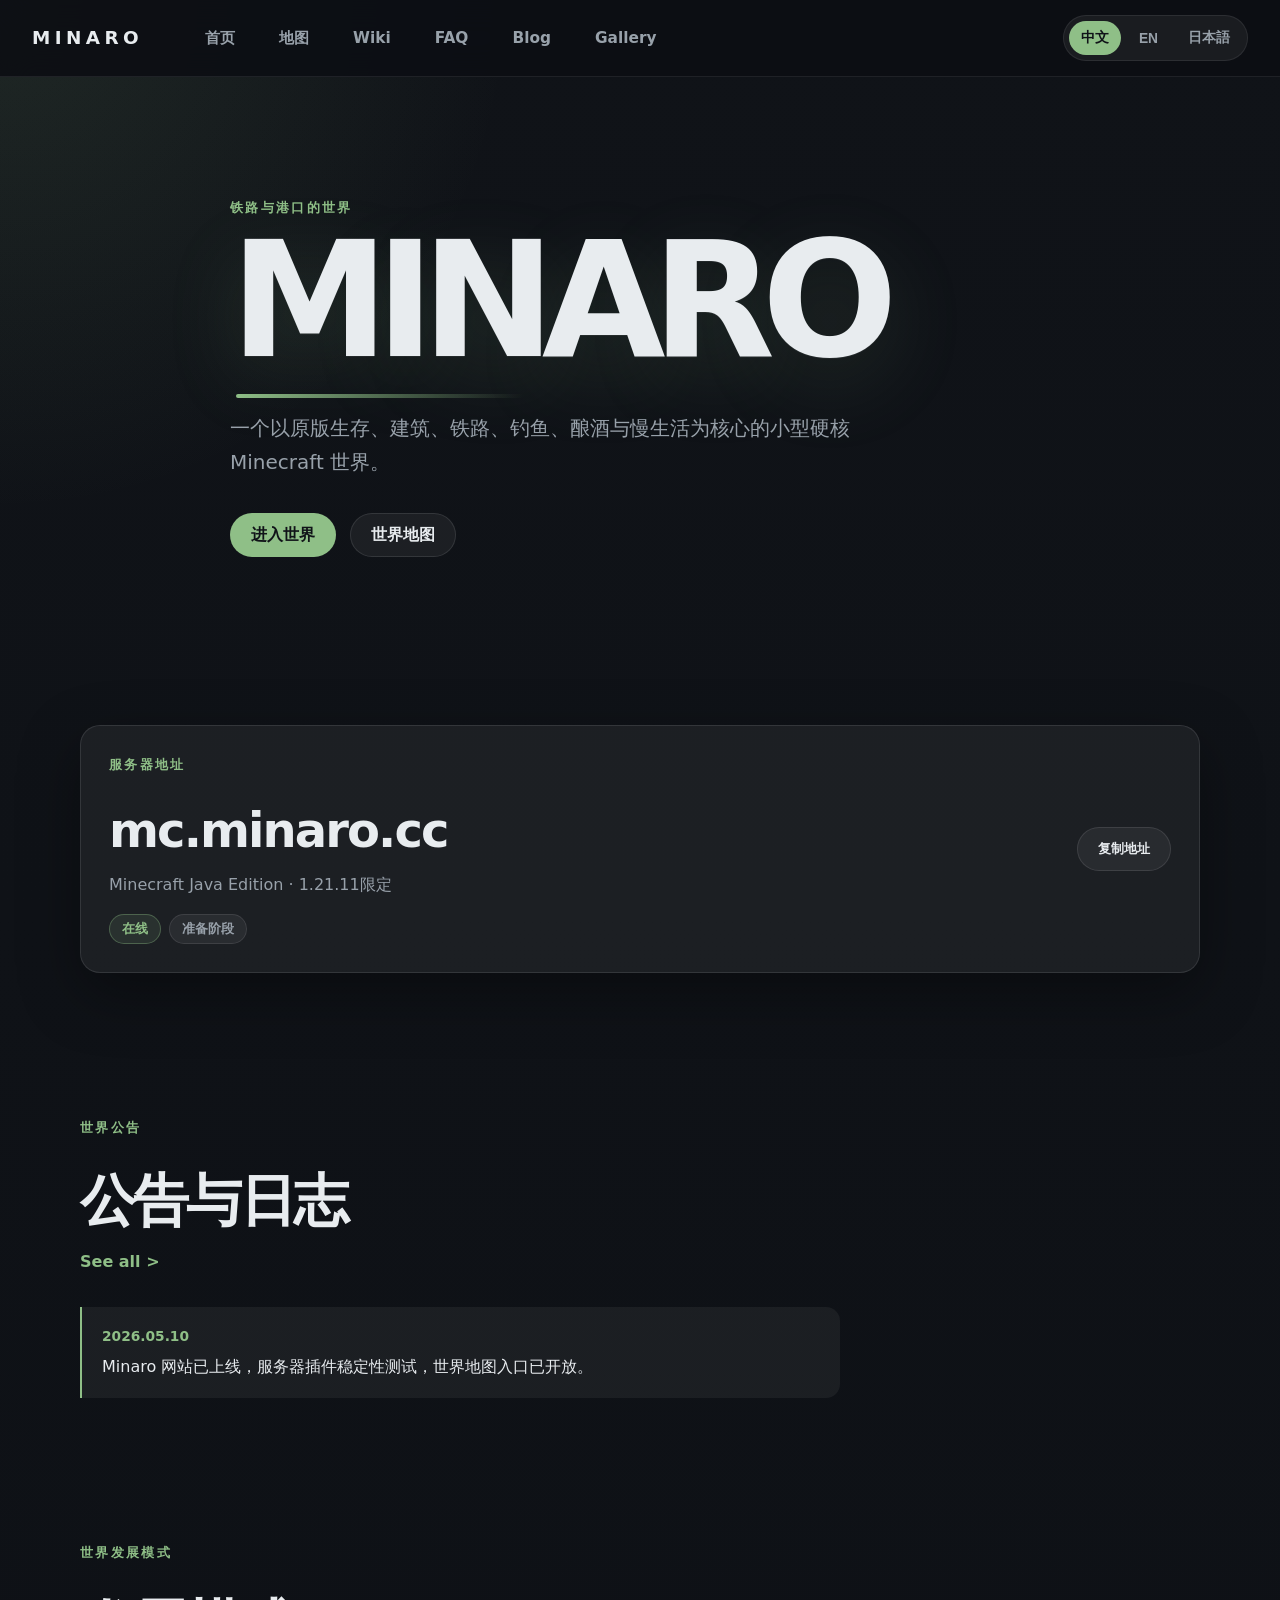
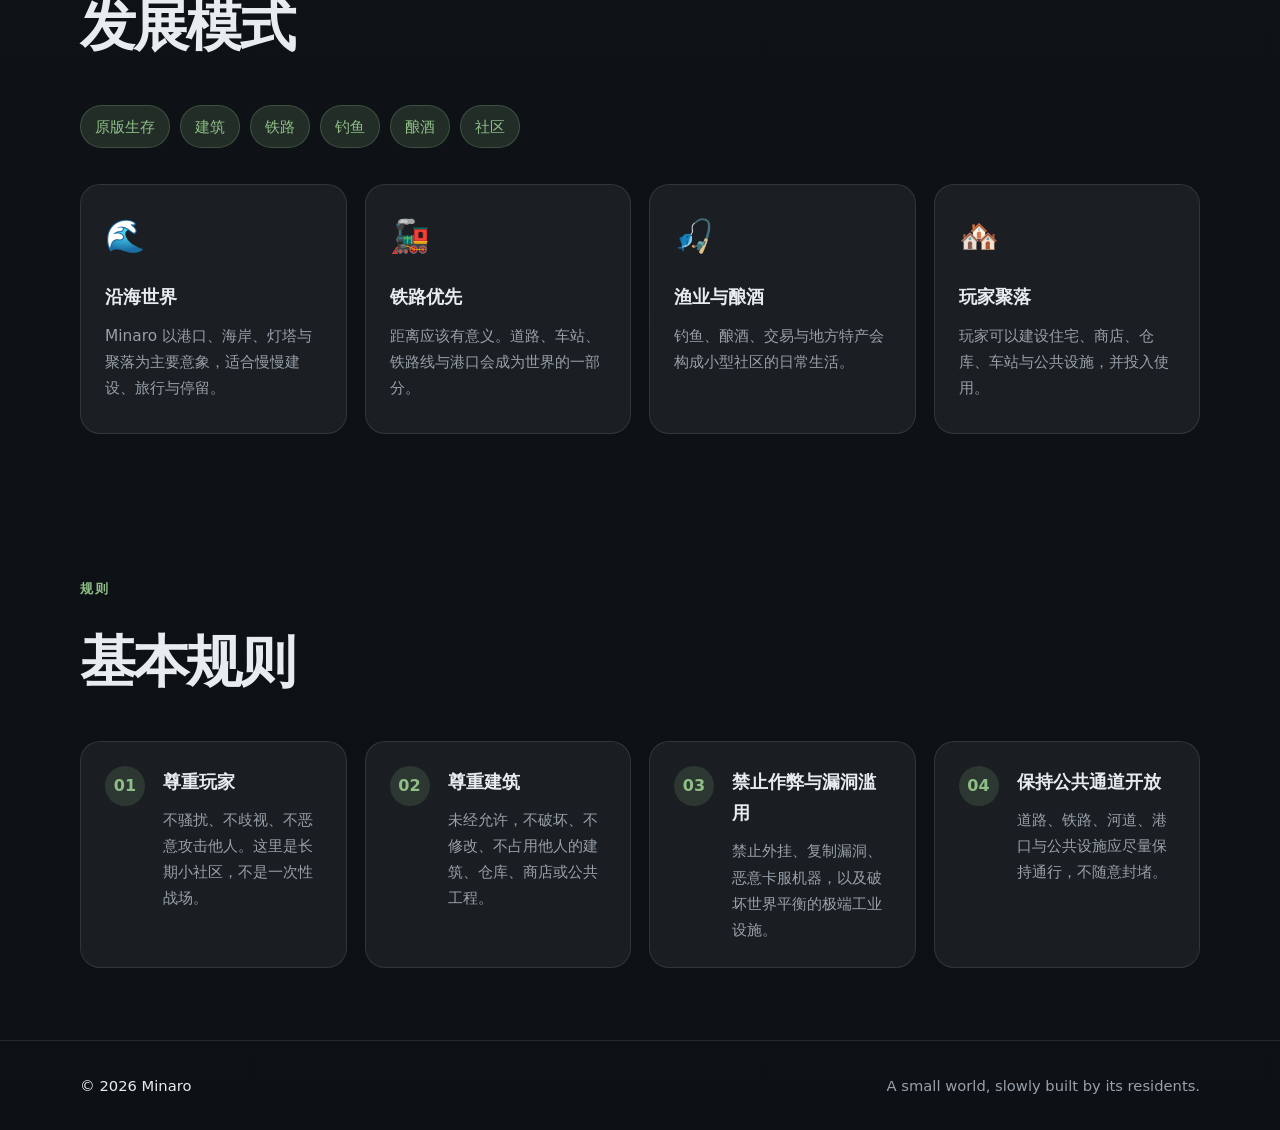
<file: index.html>
<!DOCTYPE html>
<html lang="zh-CN">
<head>
    <meta charset="UTF-8" />
    <meta name="viewport" content="width=device-width, initial-scale=1.0" />

    <title>Minaro</title>

    <meta
        name="description"
        content="Minaro 是一个以原版生存、建筑、铁路、钓鱼、酿酒与慢生活为核心的小型硬核 Minecraft 世界。"
        data-i18n-content="meta.description"
    />

    <meta
        name="keywords"
        content="Minecraft, Minaro, Minecraft 服务器, 生存, 铁路, 钓鱼, 酿酒"
        data-i18n-content="meta.keywords"
    />

    <meta property="og:title" content="Minaro" />
    <meta
        property="og:description"
        content="一个以原版生存、建筑、铁路、钓鱼、酿酒与慢生活为核心的小型硬核 Minecraft 世界。"
        data-i18n-content="meta.ogdescription"
    />
    <meta property="og:type" content="website" />

    <link rel="stylesheet" href="assets/css/style.css" />
</head>

<body>
    <header class="site-header">
    <nav class="menubar">
        <div class="menubar-left">
            <a class="brand" href="/">
                MINARO
            </a>

            <div class="main-nav">
                <a href="/" data-i18n="nav.home">首页</a>
                <a href="https://map.minaro.cc:54460" target="_blank" rel="noopener" data-i18n="nav.map">地图</a>
                <a href="/wiki.html" data-i18n="nav.wiki">Wiki</a>
                <a href="/faq.html" data-i18n="nav.faq">FAQ</a>
                <a href="/blog.html" data-i18n="nav.blog">Blog</a>
                <a href="/gallery.html" data-i18n="nav.gallery">Gallery</a>
            </div>
        </div>

        <div class="language-switcher" aria-label="Language selector">
            <button type="button" data-lang="zh" class="lang-btn active">中文</button>
            <button type="button" data-lang="en" class="lang-btn">EN</button>
            <button type="button" data-lang="ja" class="lang-btn">日本語</button>
        </div>
    </nav>
    </header>

    <main>
        <section class="hero reveal">
            <div class="container hero-inner">
                <p class="eyebrow" data-i18n="hero.eyebrow">铁路与港口的世界</p>

                <h1 class="hero-title">Minaro</h1>

                <p class="hero-text" data-i18n="hero.text">
                    一个以原版生存、建筑、铁路、钓鱼、酿酒与慢生活为核心的小型硬核 Minecraft 世界。
                </p>

                <div class="hero-actions">
                    <a class="button primary" href="#entry" data-i18n="hero.join">进入世界</a>
                    <a class="button secondary" href="https://map.minaro.cc:54460" target="_blank" rel="noopener" data-i18n="hero.map">
                        世界地图
                    </a>
                </div>
            </div>
        </section>

        <section class="entry-section reveal" id="entry">
            <div class="container">
                <div class="entry-card">
                    <div class="entry-main">
                        <p class="section-kicker" data-i18n="entry.kicker">服务器地址</p>
                        <h2>mc.minaro.cc</h2>
                        <p class="muted">
                            Minecraft Java Edition · 1.21.11限定
                        </p>
                        <div class="status-row">
                            <span class="status-pill status-online" data-i18n="status.online">Online</span>
                            <span class="status-pill" data-i18n="status.phase">Preparation Phase</span>
                        </div>
                    </div>

                    <button class="copy-btn" data-copy="mc.minaro.cc" data-i18n="button.copy">
                        复制地址
                    </button>
                </div>
            </div>
        </section>

        <section class="bulletin-section reveal" id="bulletin">
            <div class="container">
                <div class="section-heading with-link">
                    <div class="section-heading-text reveal">
                        <p class="section-kicker" data-i18n="bulletin.kicker">世界公告</p>
                        <h2 data-i18n="bulletin.title">公告与日志</h2>
                        <a href="/blog.html" class="see-all-link" data-i18n="bulletin.seeAll">See all &gt;</a>
                    </div>
                </div>

                <div class="bulletin-list">
                    <article class="bulletin-item reveal">
                        <span class="bulletin-date">2026.05.10</span>
                        <p>Minaro 网站已上线，服务器插件稳定性测试，世界地图入口已开放。</p>
                    </article>


                </div>
            </div>
        </section>

        <section class="features-section reveal" id="features">
            <div class="container">
                <div class="section-heading">
                    <p class="section-kicker" data-i18n="features.kicker">世界发展</p>
                        <h2 data-i18n="features.title">发展模式</h2> 
                </div>

                <div class="tags">
                    <span>原版生存</span>
                    <span>建筑</span>
                    <span>铁路</span>
                    <span>钓鱼</span>
                    <span>酿酒</span>
                    <span>社区</span>
                </div>

                <div class="feature-grid">
                    <article class="feature-card reveal">
                        <div class="feature-icon">🌊</div>
                        <h3>沿海世界</h3>
                        <p>
                            Minaro 以港口、海岸、灯塔与聚落为主要意象，适合慢慢建设、旅行与停留。
                        </p>
                    </article>

                    <article class="feature-card reveal">
                        <div class="feature-icon">🚂</div>
                        <h3>铁路优先</h3>
                        <p>
                            距离应该有意义。道路、车站、铁路线与港口会成为世界的一部分。
                        </p>
                    </article>

                    <article class="feature-card reveal">
                        <div class="feature-icon">🎣</div>
                        <h3>渔业与酿酒</h3>
                        <p>
                            钓鱼、酿酒、交易与地方特产会构成小型社区的日常生活。
                        </p>
                    </article>

                    <article class="feature-card reveal">
                        <div class="feature-icon">🏘️</div>
                        <h3>玩家聚落</h3>
                        <p>
                            玩家可以建设住宅、商店、仓库、车站与公共设施，并投入使用。
                        </p>
                    </article>
                </div>
            </div>
        </section>

        <section class="rules-section reveal" id="rules">
            <div class="container">
                <div class="section-heading">
                    <p class="section-kicker" data-i18n="rules.kicker">规则</p>
                        <h2 data-i18n="rules.title">基本规则</h2>
                </div>

                <div class="rules-grid">
                    <article class="rule-card reveal">
                        <span>01</span>
                        <div>
                            <h3>尊重玩家</h3>
                            <p>
                                不骚扰、不歧视、不恶意攻击他人。这里是长期小社区，不是一次性战场。
                            </p>
                        </div>
                    </article>

                    <article class="rule-card">
                        <span>02</span>
                        <div>
                            <h3>尊重建筑</h3>
                            <p>
                                未经允许，不破坏、不修改、不占用他人的建筑、仓库、商店或公共工程。
                            </p>
                        </div>
                    </article>

                    <article class="rule-card reveal">
                        <span>03</span>
                        <div>
                            <h3>禁止作弊与漏洞滥用</h3>
                            <p>
                                禁止外挂、复制漏洞、恶意卡服机器，以及破坏世界平衡的极端工业设施。
                            </p>
                        </div>
                    </article>

                    <article class="rule-card reveal">
                        <span>04</span>
                        <div>
                            <h3>保持公共通道开放</h3>
                            <p>
                                道路、铁路、河道、港口与公共设施应尽量保持通行，不随意封堵。
                            </p>
                        </div>
                    </article>
                </div>
            </div>
        </section>
    </main>

    <footer class="site-footer">
        <div class="container footer-inner">
            <p>© <span id="year"></span> Minaro</p>
            <p class="muted">A small world, slowly built by its residents.</p>
        </div>
    </footer>

    <script src="assets/js/app.js"></script>
</body>
</html>
</file>
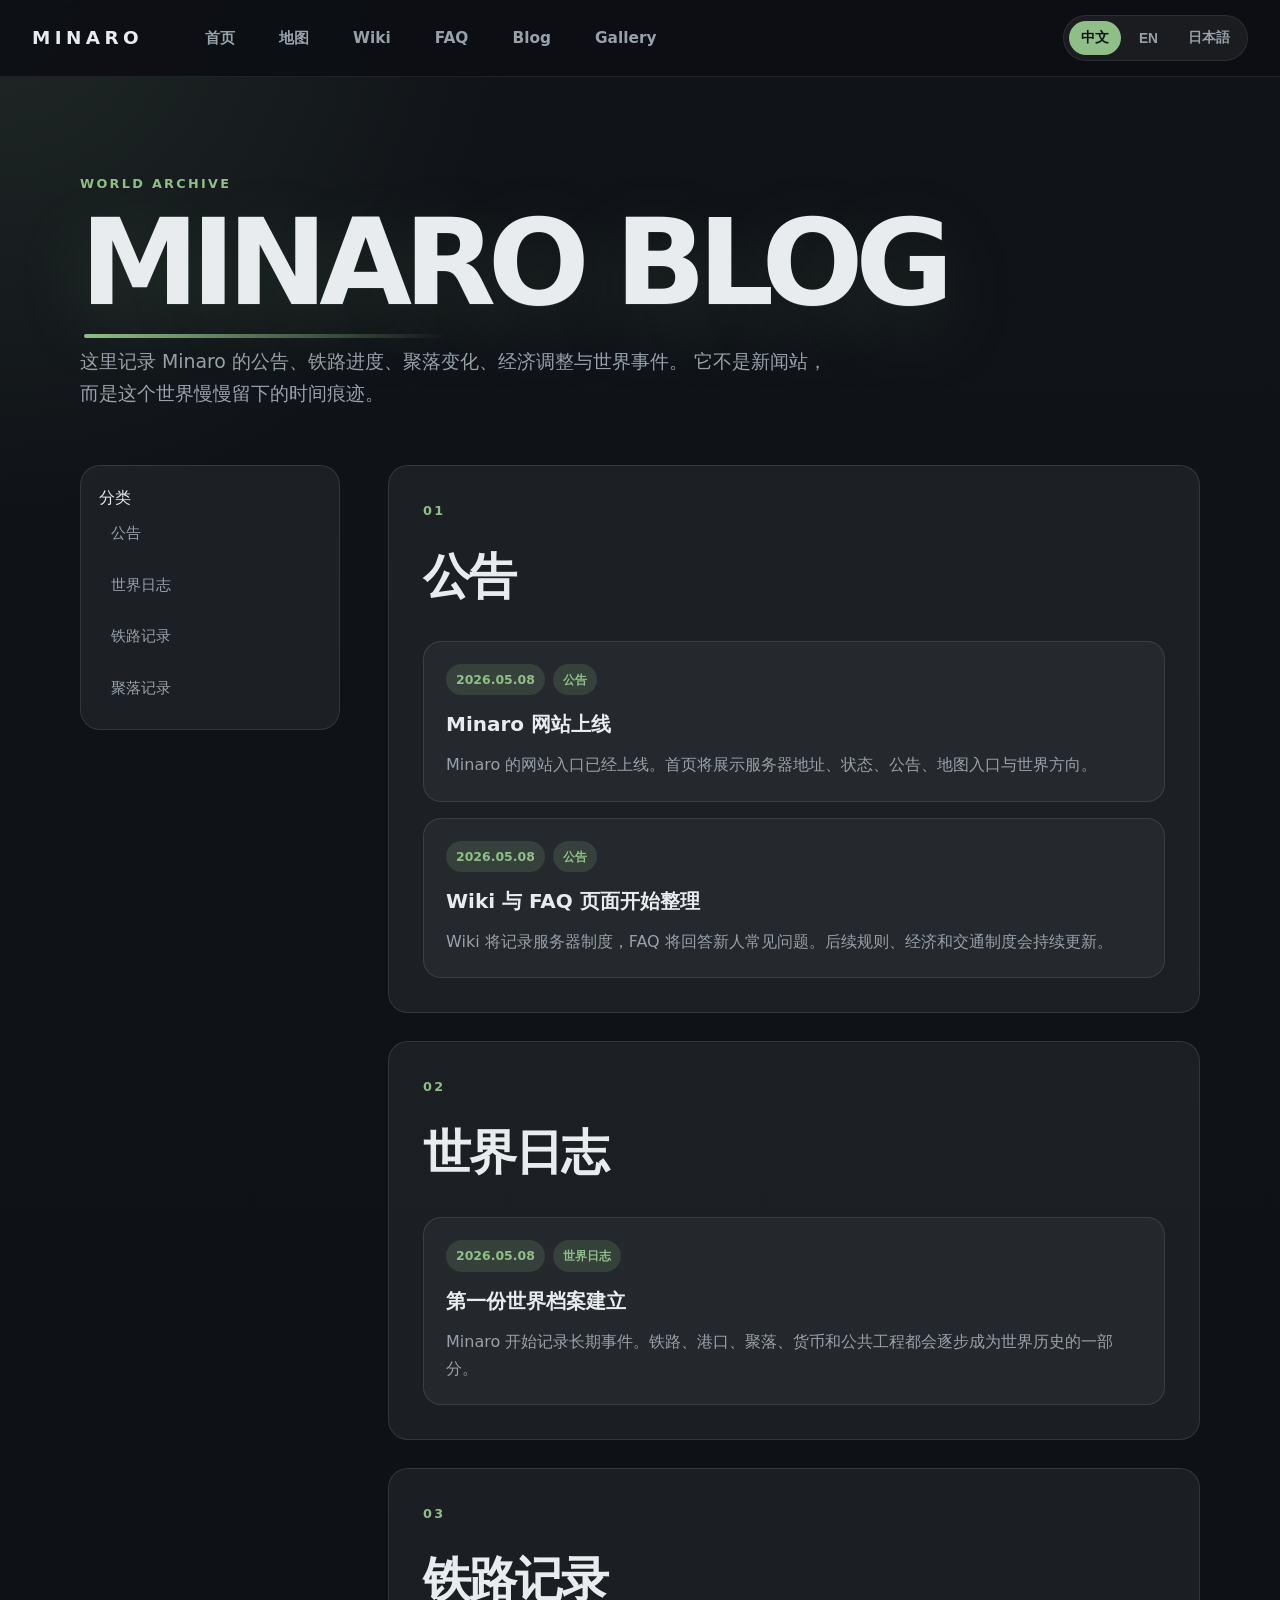
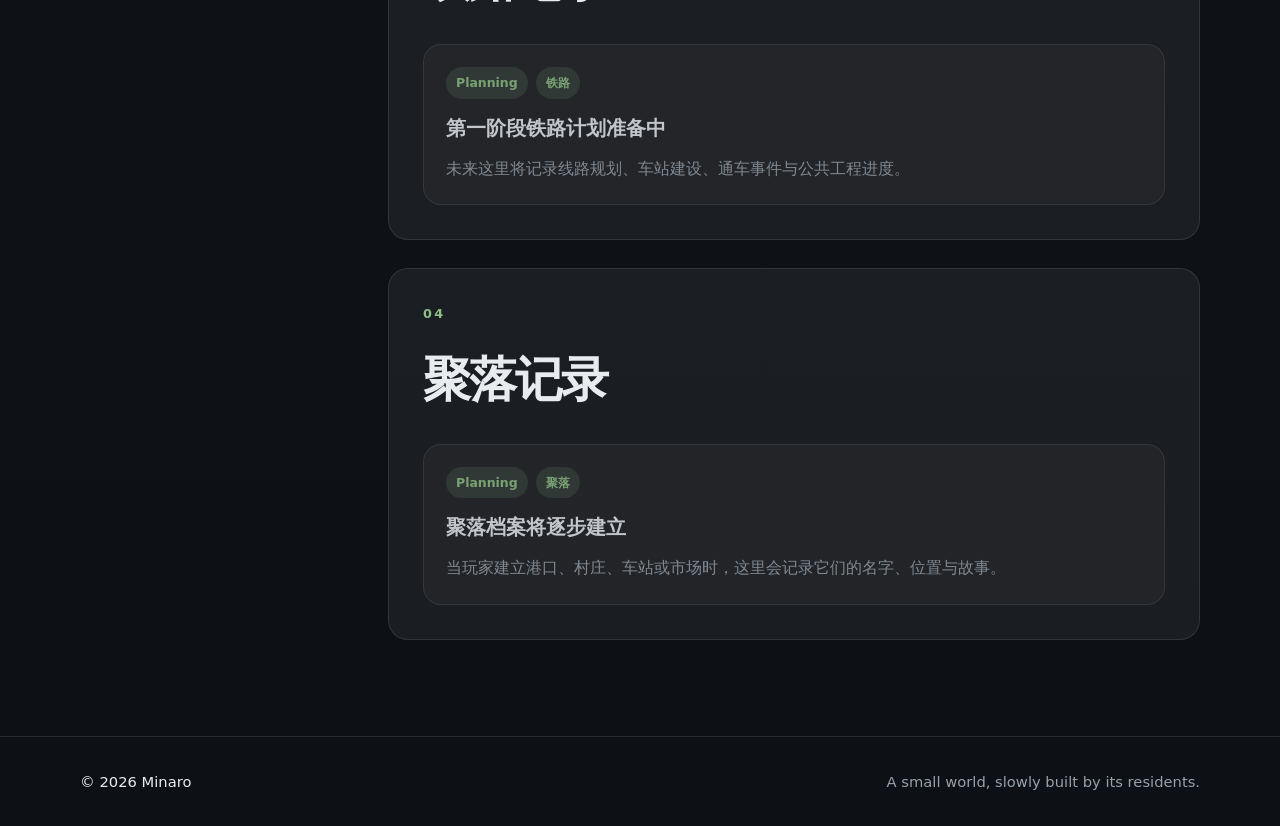
<file: blog.html>
<!DOCTYPE html>
<html lang="zh-CN">
<head>
    <meta charset="UTF-8" />
    <meta name="viewport" content="width=device-width, initial-scale=1.0" />

    <title>Minaro Blog</title>

    <meta
        name="description"
        content="Minaro Blog 记录服务器公告、世界日志、铁路建设、聚落变化与长期事件。"
        data-i18n-content="blog.meta.description"
    />

    <meta property="og:title" content="Minaro Blog" />

    <meta
        property="og:description"
        content="Minaro 的世界公告与长期日志归档。"
        data-i18n-content="blog.meta.ogdescription"
    />

    <meta property="og:type" content="website" />

    <link rel="stylesheet" href="/assets/css/style.css" />
    <link rel="stylesheet" href="/assets/css/blog.css" />
</head>

<body>
    <header class="site-header">
        <nav class="menubar">
            <div class="menubar-left">
                <a href="/" class="brand">MINARO</a>

                <div class="main-nav">
                    <a href="/" data-i18n="nav.home">首页</a>
                    <a href="https://map.minaro.cc:54460" target="_blank" rel="noopener" data-i18n="nav.map">地图</a>
                    <a href="/wiki.html" data-i18n="nav.wiki">Wiki</a>
                    <a href="/faq.html" data-i18n="nav.faq">FAQ</a>
                    <a href="/blog.html" class="active" data-i18n="nav.blog">Blog</a>
                    <a href="/gallery.html" data-i18n="nav.gallery">Gallery</a>
                </div>
            </div>

            <div class="language-switcher" aria-label="Language selector">
                <button type="button" data-lang="zh" class="lang-btn active">中文</button>
                <button type="button" data-lang="en" class="lang-btn">EN</button>
                <button type="button" data-lang="ja" class="lang-btn">日本語</button>
            </div>
        </nav>
    </header>

    <main>
        <section class="blog-hero">
            <div class="container">
                <p class="eyebrow" data-i18n="blog.hero.eyebrow">World Archive</p>

                <h1 class="blog-title" data-i18n="blog.hero.title">
                    Minaro Blog
                </h1>

                <p class="blog-intro" data-i18n="blog.hero.intro">
                    这里记录 Minaro 的公告、铁路进度、聚落变化、经济调整与世界事件。
                    它不是新闻站，而是这个世界慢慢留下的时间痕迹。
                </p>
            </div>
        </section>

        <section class="blog-layout container">
            <aside class="blog-sidebar">
                <div class="blog-sidebar-card">
                    <p class="sidebar-title" data-i18n="blog.sidebar.title">分类</p>

                    <nav class="blog-toc">
                        <a href="#announcements" data-i18n="blog.toc.announcements">公告</a>
                        <a href="#world-log" data-i18n="blog.toc.worldLog">世界日志</a>
                        <a href="#railway" data-i18n="blog.toc.railway">铁路记录</a>
                        <a href="#settlements" data-i18n="blog.toc.settlements">聚落记录</a>
                    </nav>
                </div>
            </aside>

            <article class="blog-content">
                <section class="blog-section" id="announcements">
                    <div class="section-heading compact">
                        <p class="section-kicker">01</p>
                        <h2 data-i18n="blog.announcements.title">公告</h2>
                    </div>

                    <article class="blog-post">
                        <div class="post-meta">
                            <span>2026.05.08</span>
                            <span data-i18n="blog.type.announcement">公告</span>
                        </div>

                        <h3 data-i18n="blog.post.siteOnline.title">
                            Minaro 网站上线
                        </h3>

                        <p data-i18n="blog.post.siteOnline.desc">
                            Minaro 的网站入口已经上线。首页将展示服务器地址、状态、公告、地图入口与世界方向。
                        </p>
                    </article>

                    <article class="blog-post">
                        <div class="post-meta">
                            <span>2026.05.08</span>
                            <span data-i18n="blog.type.announcement">公告</span>
                        </div>

                        <h3 data-i18n="blog.post.wikiOnline.title">
                            Wiki 与 FAQ 页面开始整理
                        </h3>

                        <p data-i18n="blog.post.wikiOnline.desc">
                            Wiki 将记录服务器制度，FAQ 将回答新人常见问题。后续规则、经济和交通制度会持续更新。
                        </p>
                    </article>
                </section>

                <section class="blog-section" id="world-log">
                    <div class="section-heading compact">
                        <p class="section-kicker">02</p>
                        <h2 data-i18n="blog.worldLog.title">世界日志</h2>
                    </div>

                    <article class="blog-post">
                        <div class="post-meta">
                            <span>2026.05.08</span>
                            <span data-i18n="blog.type.worldLog">世界日志</span>
                        </div>

                        <h3 data-i18n="blog.post.firstArchive.title">
                            第一份世界档案建立
                        </h3>

                        <p data-i18n="blog.post.firstArchive.desc">
                            Minaro 开始记录长期事件。铁路、港口、聚落、货币和公共工程都会逐步成为世界历史的一部分。
                        </p>
                    </article>
                </section>

                <section class="blog-section" id="railway">
                    <div class="section-heading compact">
                        <p class="section-kicker">03</p>
                        <h2 data-i18n="blog.railway.title">铁路记录</h2>
                    </div>

                    <article class="blog-post muted-post">
                        <div class="post-meta">
                            <span>Planning</span>
                            <span data-i18n="blog.type.railway">铁路</span>
                        </div>

                        <h3 data-i18n="blog.post.railwayPlanning.title">
                            第一阶段铁路计划准备中
                        </h3>

                        <p data-i18n="blog.post.railwayPlanning.desc">
                            未来这里将记录线路规划、车站建设、通车事件与公共工程进度。
                        </p>
                    </article>
                </section>

                <section class="blog-section" id="settlements">
                    <div class="section-heading compact">
                        <p class="section-kicker">04</p>
                        <h2 data-i18n="blog.settlements.title">聚落记录</h2>
                    </div>

                    <article class="blog-post muted-post">
                        <div class="post-meta">
                            <span>Planning</span>
                            <span data-i18n="blog.type.settlement">聚落</span>
                        </div>

                        <h3 data-i18n="blog.post.settlementArchive.title">
                            聚落档案将逐步建立
                        </h3>

                        <p data-i18n="blog.post.settlementArchive.desc">
                            当玩家建立港口、村庄、车站或市场时，这里会记录它们的名字、位置与故事。
                        </p>
                    </article>
                </section>
            </article>
        </section>
    </main>

    <footer class="site-footer">
        <div class="container footer-inner">
            <p>© <span id="year"></span> Minaro</p>
            <p class="muted" data-i18n="footer.text">
                A small world, slowly built by its residents.
            </p>
        </div>
    </footer>

    <script src="/assets/js/app.js"></script>
    <script src="/assets/js/blog.js"></script>
</body>
</html>
</file>
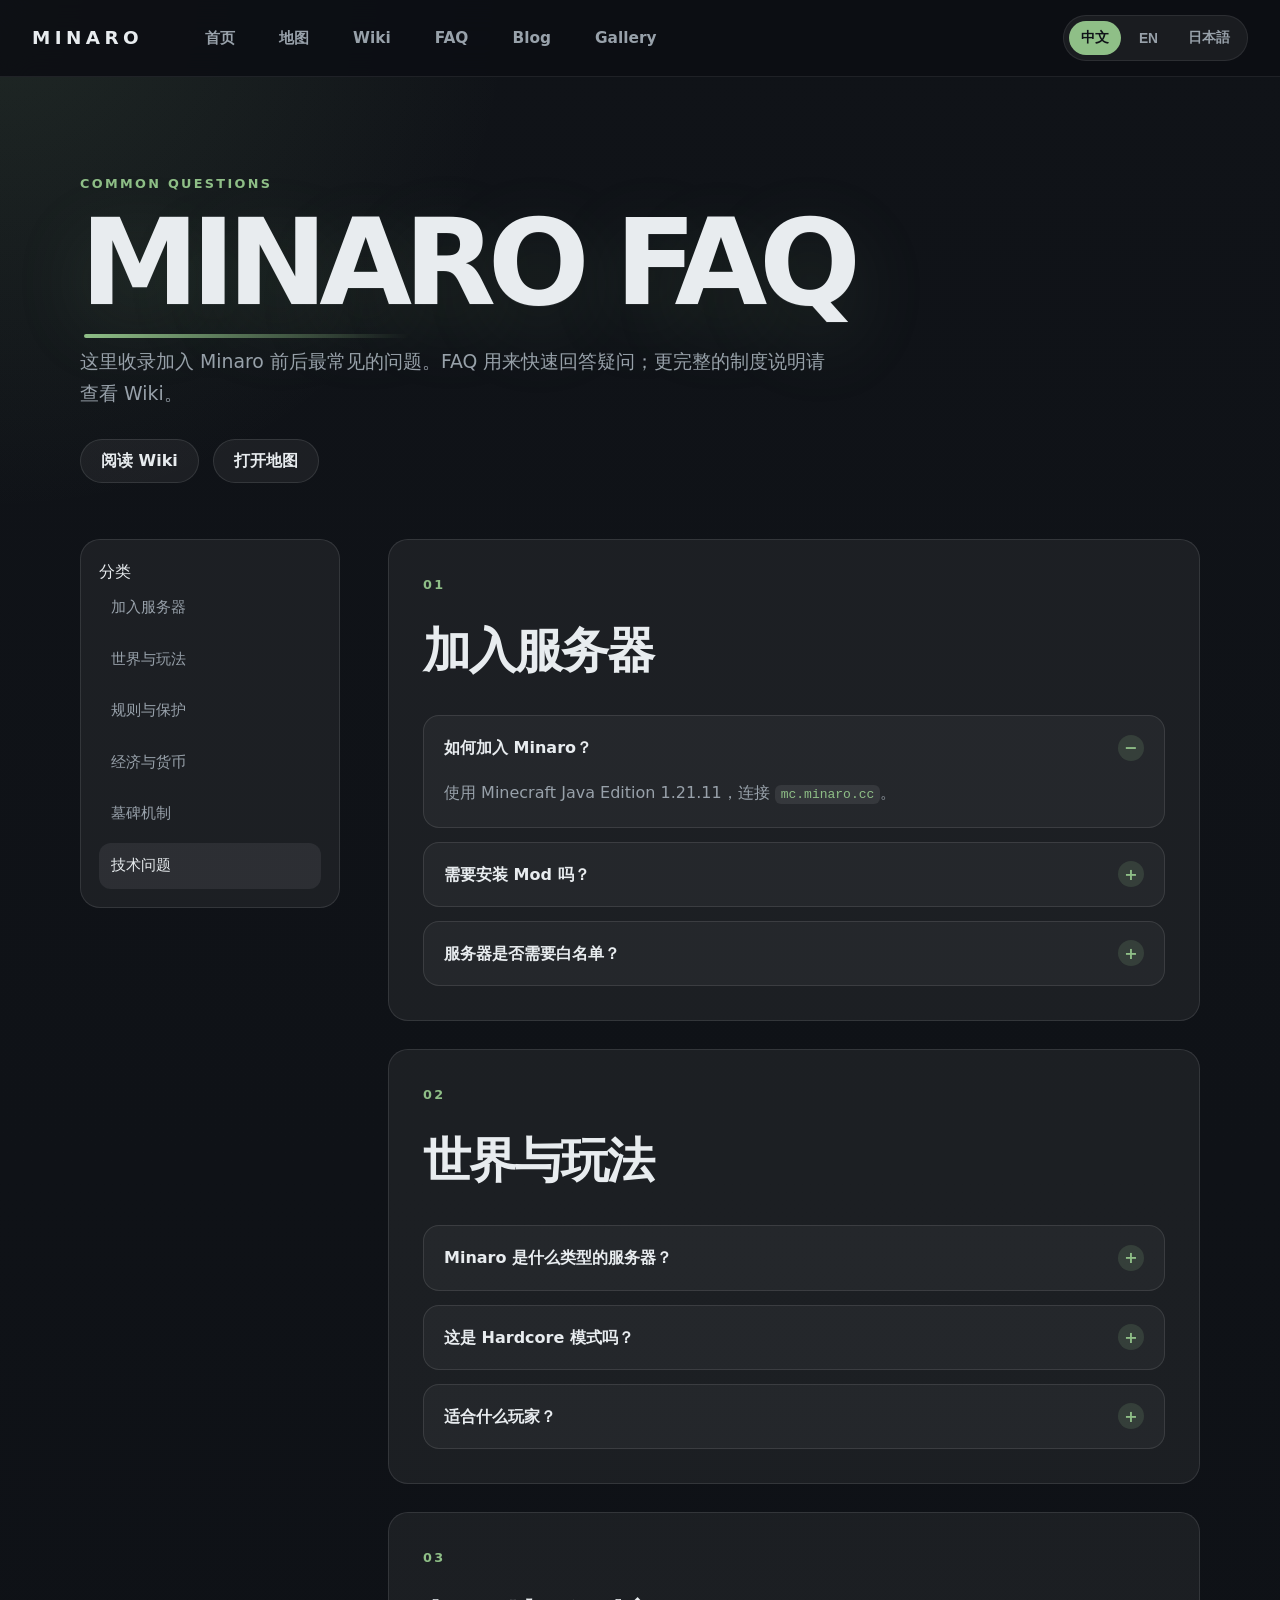
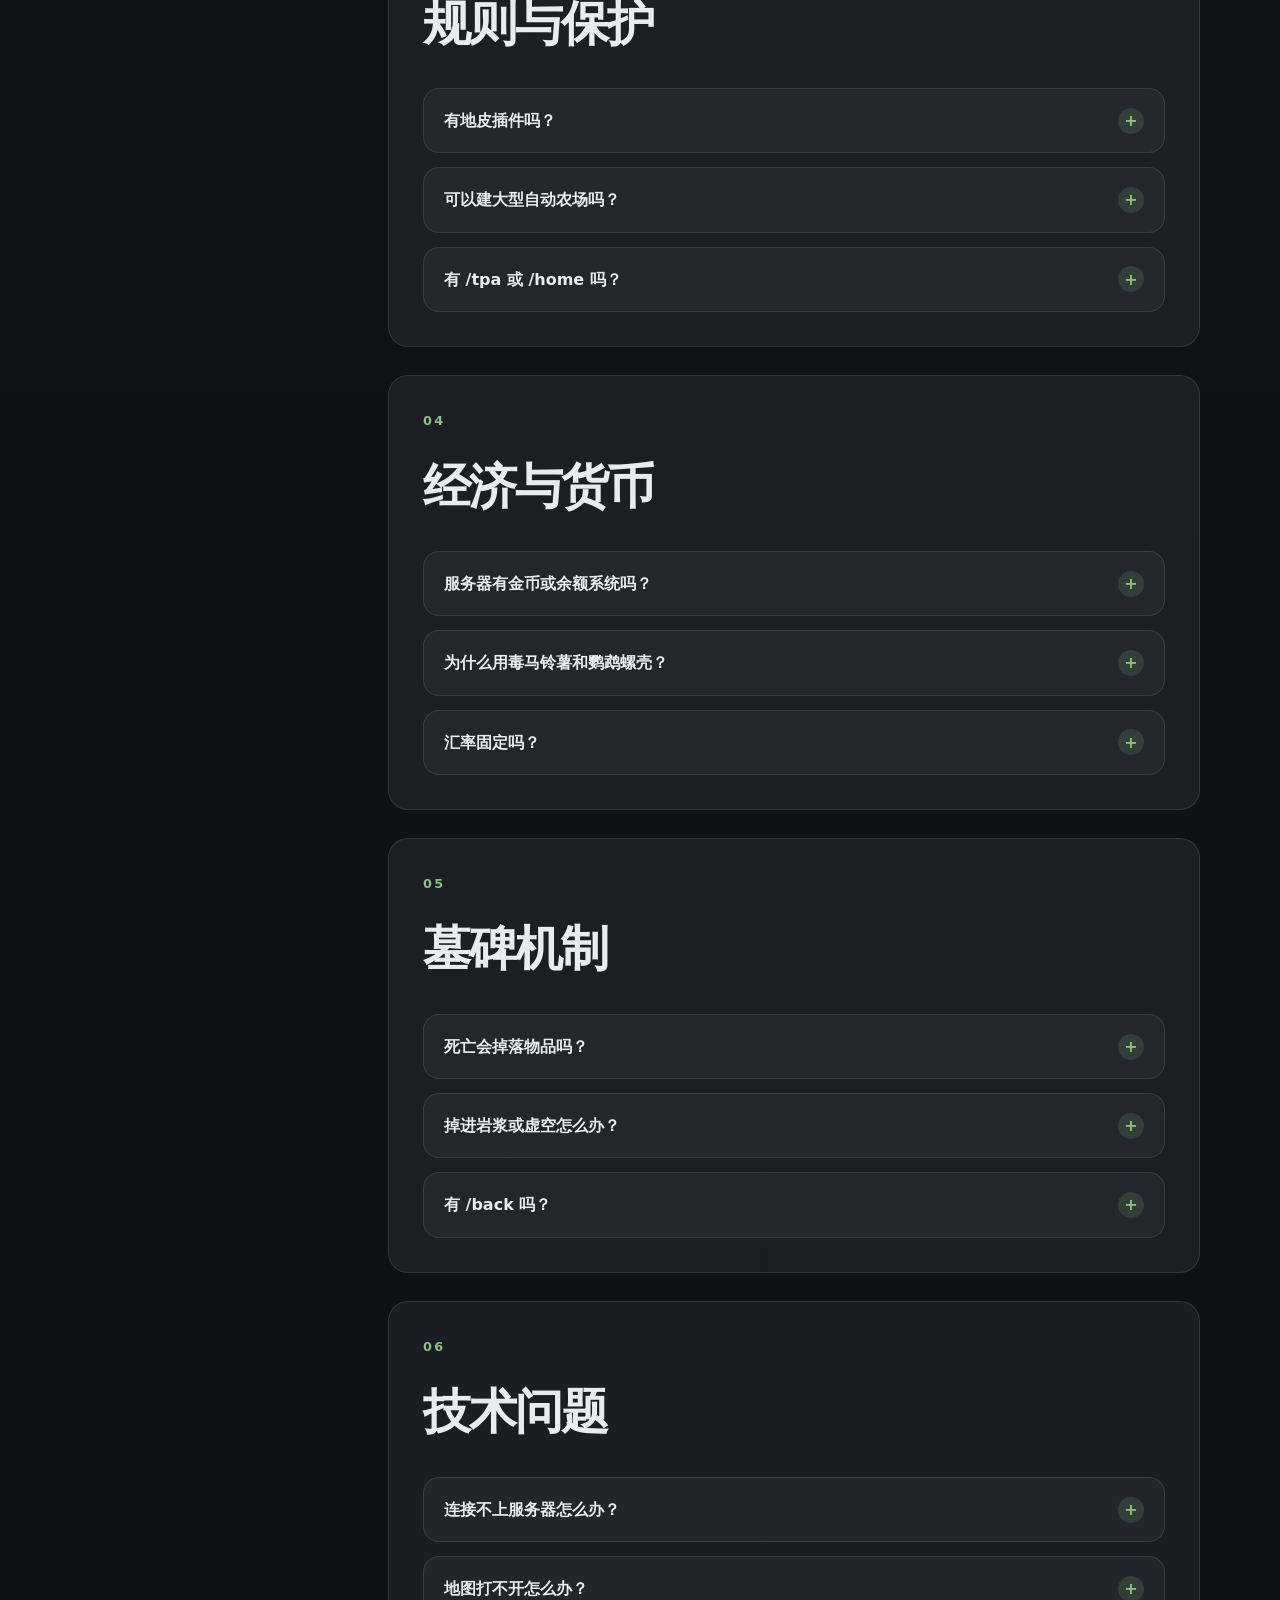
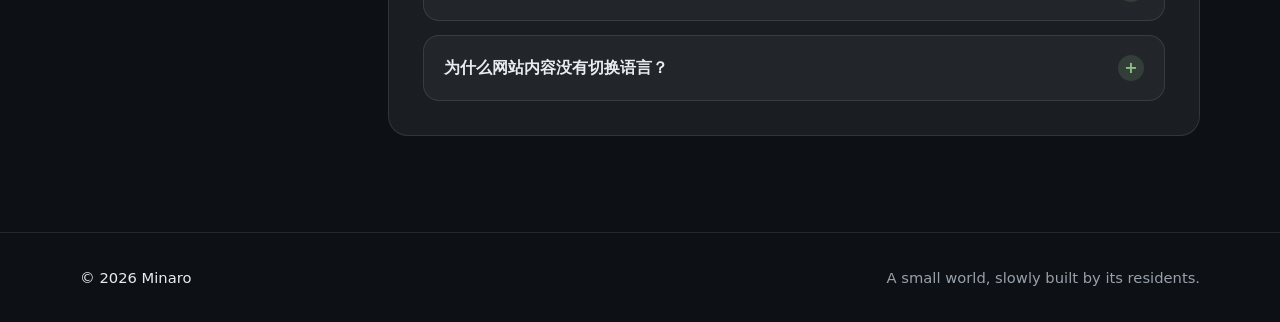
<file: faq.html>
<!DOCTYPE html>
<html lang="zh-CN">
<head>
    <meta charset="UTF-8" />
    <meta name="viewport" content="width=device-width, initial-scale=1.0" />

    <title>Minaro FAQ</title>

    <meta
        name="description"
        content="Minaro FAQ 收录加入服务器、世界规则、经济系统、墓碑机制、建筑保护与技术连接等常见问题。"
        data-i18n-content="faq.meta.description"
    />

    <meta property="og:title" content="Minaro FAQ" />

    <meta
        property="og:description"
        content="Minaro 的常见问题与新人说明。"
        data-i18n-content="faq.meta.ogdescription"
    />

    <meta property="og:type" content="website" />

    <link rel="stylesheet" href="/assets/css/style.css" />
    <link rel="stylesheet" href="/assets/css/faq.css" />
</head>

<body>
    <header class="site-header">
        <nav class="menubar">
            <div class="menubar-left">
                <a href="/" class="brand">MINARO</a>

                <div class="main-nav">
                    <a href="/" data-i18n="nav.home">首页</a>
                    <a
                        href="https://map.minaro.cc:54460"
                        target="_blank"
                        rel="noopener"
                        data-i18n="nav.map"
                    >
                        地图
                    </a>
                    <a href="/wiki.html" data-i18n="nav.wiki">Wiki</a>
                    <a href="/faq.html" class="active" data-i18n="nav.faq">FAQ</a>
                    <a href="/blog.html" data-i18n="nav.blog">Blog</a>
                    <a href="/gallery.html" data-i18n="nav.gallery">Gallery</a>
                </div>
            </div>

            <div class="language-switcher" aria-label="Language selector">
                <button type="button" data-lang="zh" class="lang-btn active">中文</button>
                <button type="button" data-lang="en" class="lang-btn">EN</button>
                <button type="button" data-lang="ja" class="lang-btn">日本語</button>
            </div>
        </nav>
    </header>

    <main>
        <section class="faq-hero">
            <div class="container">
                <p class="eyebrow" data-i18n="faq.hero.eyebrow">
                    Common Questions
                </p>

                <h1 class="faq-title" data-i18n="faq.hero.title">
                    Minaro FAQ
                </h1>

                <p class="faq-intro" data-i18n="faq.hero.intro">
                    这里收录加入 Minaro 前后最常见的问题。FAQ 用来快速回答疑问；更完整的制度说明请查看 Wiki。
                </p>

                <div class="faq-actions">
                    <a href="/wiki.html" class="button secondary" data-i18n="faq.hero.wikiButton">
                        阅读 Wiki
                    </a>

                    <a
                        href="https://map.minaro.cc:54460"
                        target="_blank"
                        rel="noopener"
                        class="button secondary"
                        data-i18n="faq.hero.mapButton"
                    >
                        打开地图
                    </a>
                </div>
            </div>
        </section>

        <section class="faq-layout container">
            <aside class="faq-sidebar">
                <div class="faq-sidebar-card">
                    <p class="sidebar-title" data-i18n="faq.sidebar.title">
                        分类
                    </p>

                    <nav class="faq-toc">
                        <a href="#joining" data-i18n="faq.toc.joining">加入服务器</a>
                        <a href="#world" data-i18n="faq.toc.world">世界与玩法</a>
                        <a href="#rules" data-i18n="faq.toc.rules">规则与保护</a>
                        <a href="#economy" data-i18n="faq.toc.economy">经济与货币</a>
                        <a href="#death" data-i18n="faq.toc.death">墓碑机制</a>
                        <a href="#technical" data-i18n="faq.toc.technical">技术问题</a>
                    </nav>
                </div>
            </aside>

            <article class="faq-content">
                <section class="faq-section" id="joining">
                    <p class="section-kicker">01</p>
                    <h2 data-i18n="faq.joining.title">加入服务器</h2>

                    <details class="faq-item" open>
                        <summary data-i18n="faq.joining.q1">
                            如何加入 Minaro？
                        </summary>
                        <p data-i18n-html="faq.joining.a1">
                            使用 Minecraft Java Edition 1.21.11，连接 <code>mc.minaro.cc</code>。
                        </p>
                    </details>

                    <details class="faq-item">
                        <summary data-i18n="faq.joining.q2">
                            需要安装 Mod 吗？
                        </summary>
                        <p data-i18n="faq.joining.a2">
                            不需要。Minaro 基于 Purpur/插件端，玩家使用原版客户端即可进入。
                        </p>
                    </details>

                    <details class="faq-item">
                        <summary data-i18n="faq.joining.q3">
                            服务器是否需要白名单？
                        </summary>
                        <p data-i18n="faq.joining.a3">
                            如果服务器处于内测或小规模阶段，可能会启用白名单。具体加入方式请以公告为准。
                        </p>
                    </details>
                </section>

                <section class="faq-section" id="world">
                    <p class="section-kicker">02</p>
                    <h2 data-i18n="faq.world.title">世界与玩法</h2>

                    <details class="faq-item">
                        <summary data-i18n="faq.world.q1">
                            Minaro 是什么类型的服务器？
                        </summary>
                        <p data-i18n="faq.world.a1">
                            Minaro 是一个小型长期生存世界，重视建筑、铁路、港口、钓鱼、酿酒、聚落与玩家合作。
                        </p>
                    </details>

                    <details class="faq-item">
                        <summary data-i18n="faq.world.q2">
                            这是 Hardcore 模式吗？
                        </summary>
                        <p data-i18n="faq.world.a2">
                            不是 Hardcore 模式。但死亡、距离、物资与交通都会保留一定代价。
                        </p>
                    </details>

                    <details class="faq-item">
                        <summary data-i18n="faq.world.q3">
                            适合什么玩家？
                        </summary>
                        <p data-i18n="faq.world.a3">
                            适合喜欢慢生存、建筑、交通系统、长期建设、小社区与世界沉淀的玩家。
                        </p>
                    </details>
                </section>

                <section class="faq-section" id="rules">
                    <p class="section-kicker">03</p>
                    <h2 data-i18n="faq.rules.title">规则与保护</h2>

                    <details class="faq-item">
                        <summary data-i18n="faq.rules.q1">
                            有地皮插件吗？
                        </summary>
                        <p data-i18n="faq.rules.a1">
                            没有大范围地皮插件。Minaro 希望世界保持连续开放，但会通过容器锁和 CoreProtect 保护私人物品与建筑。
                        </p>
                    </details>

                    <details class="faq-item">
                        <summary data-i18n="faq.rules.q2">
                            可以建大型自动农场吗？
                        </summary>
                        <p data-i18n="faq.rules.a2">
                            不鼓励极端工业化。影响服务器性能、破坏经济或过度刷资源的设施可能会被限制。
                        </p>
                    </details>

                    <details class="faq-item">
                        <summary data-i18n="faq.rules.q3">
                            有 /tpa 或 /home 吗？
                        </summary>
                        <p data-i18n-html="faq.rules.a3">
                            原则上不开放或严格限制。距离是 Minaro 世界设计的一部分，铁路、道路与港口因此才有意义。
                        </p>
                    </details>
                </section>

                <section class="faq-section" id="economy">
                    <p class="section-kicker">04</p>
                    <h2 data-i18n="faq.economy.title">经济与货币</h2>

                    <details class="faq-item">
                        <summary data-i18n="faq.economy.q1">
                            服务器有金币或余额系统吗？
                        </summary>
                        <p data-i18n="faq.economy.a1">
                            Minaro 倾向使用实体物品作为货币，而不是传统数字余额。交易会真实发生在地图中。
                        </p>
                    </details>

                    <details class="faq-item">
                        <summary data-i18n="faq.economy.q2">
                            为什么用毒马铃薯和鹦鹉螺壳？
                        </summary>
                        <p data-i18n="faq.economy.a2">
                            它们是可流通、可运输、可储存的实体货币，可以让贸易、仓储与运输变成世界的一部分。
                        </p>
                    </details>

                    <details class="faq-item">
                        <summary data-i18n="faq.economy.q3">
                            汇率固定吗？
                        </summary>
                        <p data-i18n="faq.economy.a3">
                            可以有官方参考汇率，但玩家之间允许自由议价。不同地区也可能形成不同价格。
                        </p>
                    </details>
                </section>

                <section class="faq-section" id="death">
                    <p class="section-kicker">05</p>
                    <h2 data-i18n="faq.death.title">墓碑机制</h2>

                    <details class="faq-item">
                        <summary data-i18n="faq.death.q1">
                            死亡会掉落物品吗？
                        </summary>
                        <p data-i18n="faq.death.a1">
                            死亡后会原地生成墓碑，玩家需要返回死亡地点取回遗物。
                        </p>
                    </details>

                    <details class="faq-item">
                        <summary data-i18n="faq.death.q2">
                            掉进岩浆或虚空怎么办？
                        </summary>
                        <p data-i18n="faq.death.a2">
                            插件会尽量在最近安全位置生成墓碑，具体效果以服务器实际设置为准。
                        </p>
                    </details>

                    <details class="faq-item">
                        <summary data-i18n="faq.death.q3">
                            有 /back 吗？
                        </summary>
                        <p data-i18n-html="faq.death.a3">
                            不开放 <code>/back</code>。死亡后的回收、救援和交通应成为世界的一部分。
                        </p>
                    </details>
                </section>

                <section class="faq-section" id="technical">
                    <p class="section-kicker">06</p>
                    <h2 data-i18n="faq.technical.title">技术问题</h2>

                    <details class="faq-item">
                        <summary data-i18n="faq.technical.q1">
                            连接不上服务器怎么办？
                        </summary>
                        <p data-i18n-html="faq.technical.a1">
                            请确认版本是否为 Java 1.21.11，并检查地址是否为 <code>mc.minaro.cc</code>。如果仍无法连接，请查看公告或联系管理员。
                        </p>
                    </details>

                    <details class="faq-item">
                        <summary data-i18n="faq.technical.q2">
                            地图打不开怎么办？
                        </summary>
                        <p data-i18n="faq.technical.a2">
                            地图服务可能会随服务器维护而暂时关闭。请稍后重试，或查看首页公告。
                        </p>
                    </details>

                    <details class="faq-item">
                        <summary data-i18n="faq.technical.q3">
                            为什么网站内容没有切换语言？
                        </summary>
                        <p data-i18n="faq.technical.a3">
                            请尝试刷新页面。如果仍然无效，可能是浏览器缓存或脚本尚未更新。
                        </p>
                    </details>
                </section>
            </article>
        </section>
    </main>

    <footer class="site-footer">
        <div class="container footer-inner">
            <p>© <span id="year"></span> Minaro</p>
            <p class="muted" data-i18n="footer.text">
                A small world, slowly built by its residents.
            </p>
        </div>
    </footer>

    <script src="/assets/js/app.js"></script>
    <script src="/assets/js/faq.js"></script>
</body>
</html>
</file>
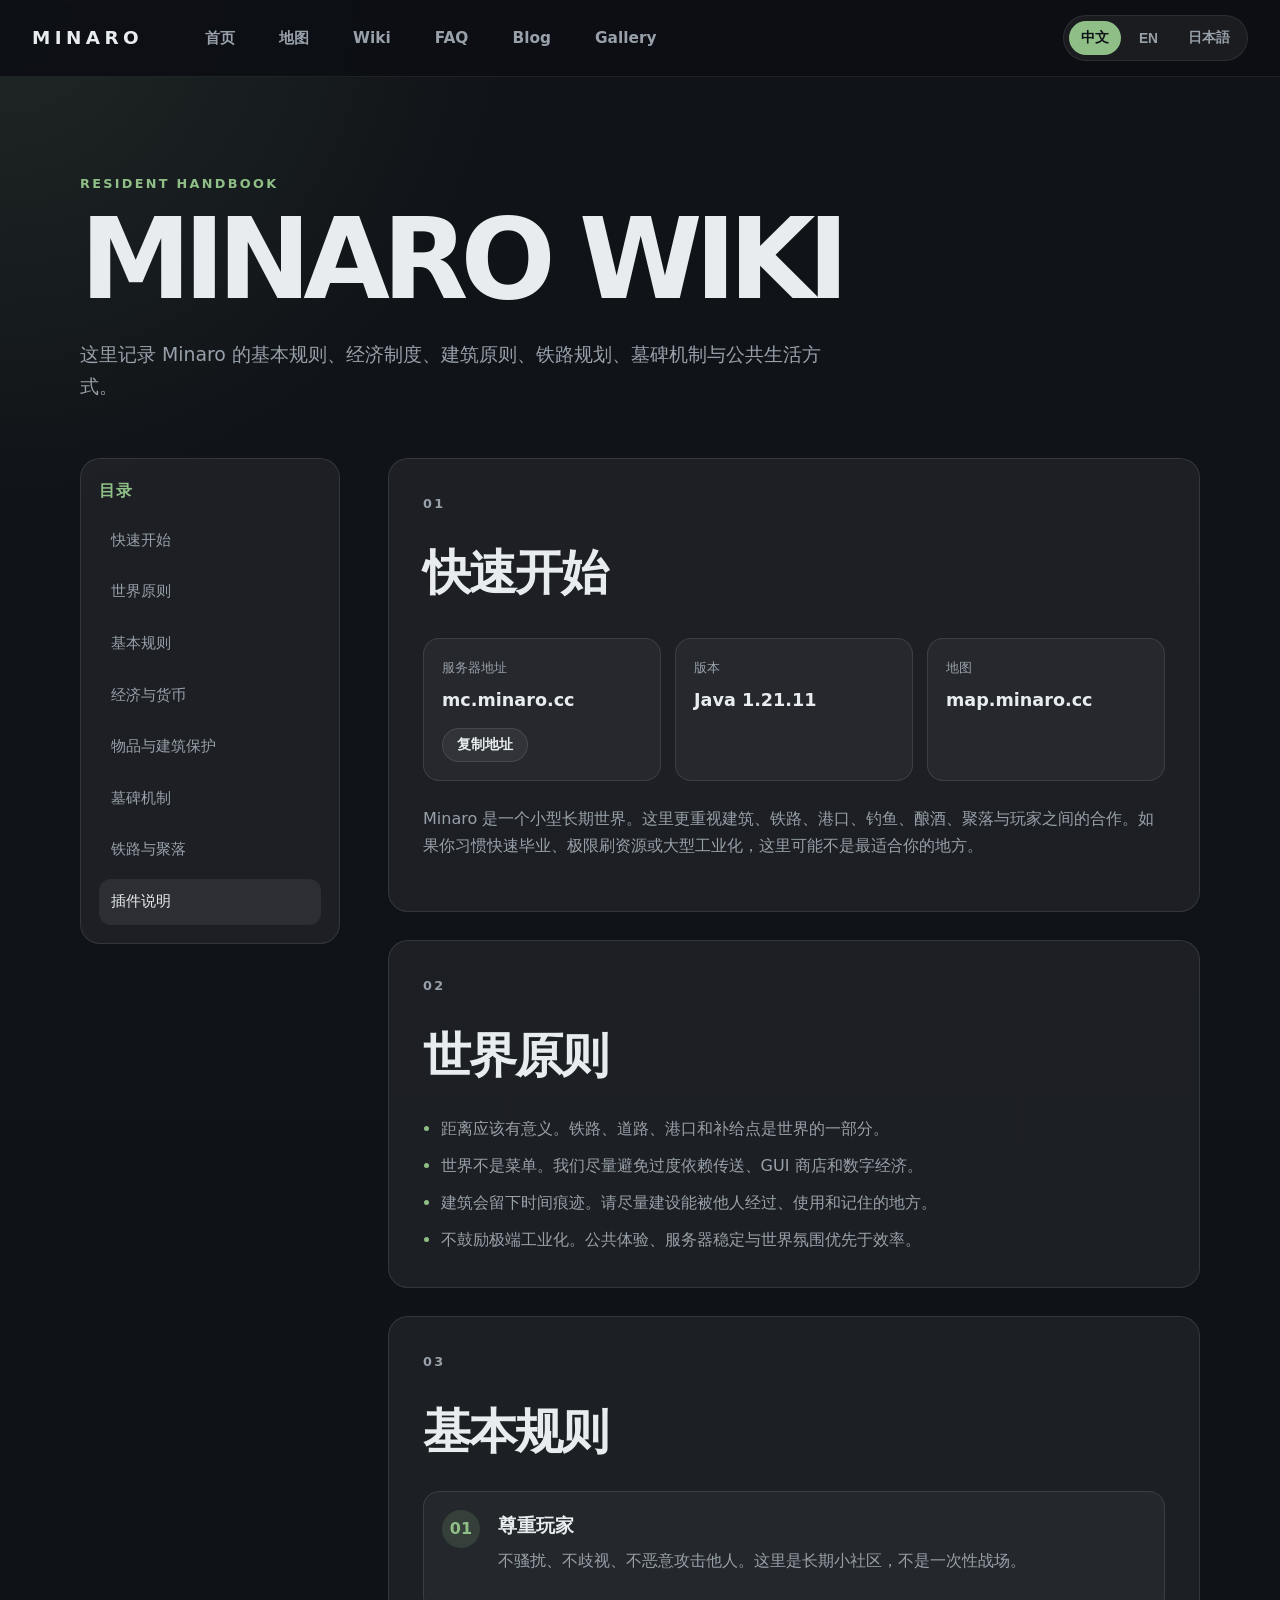
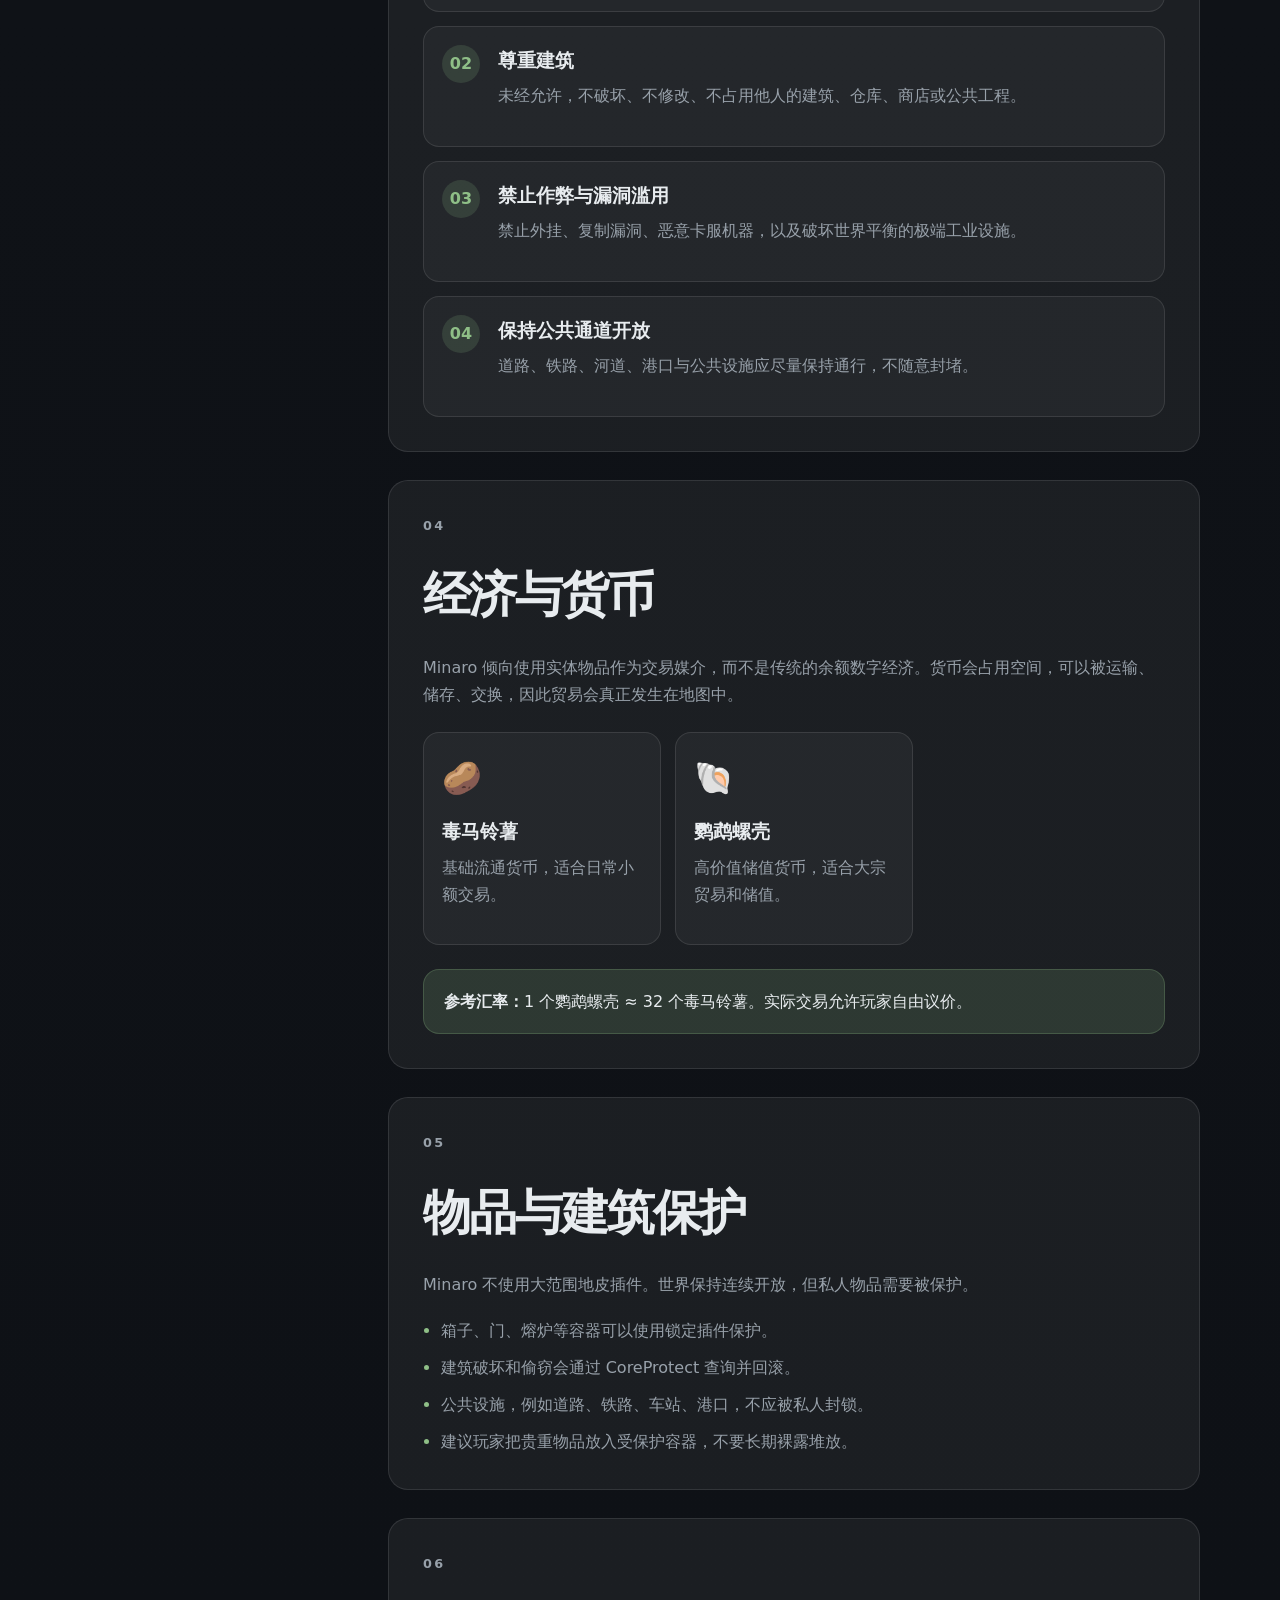
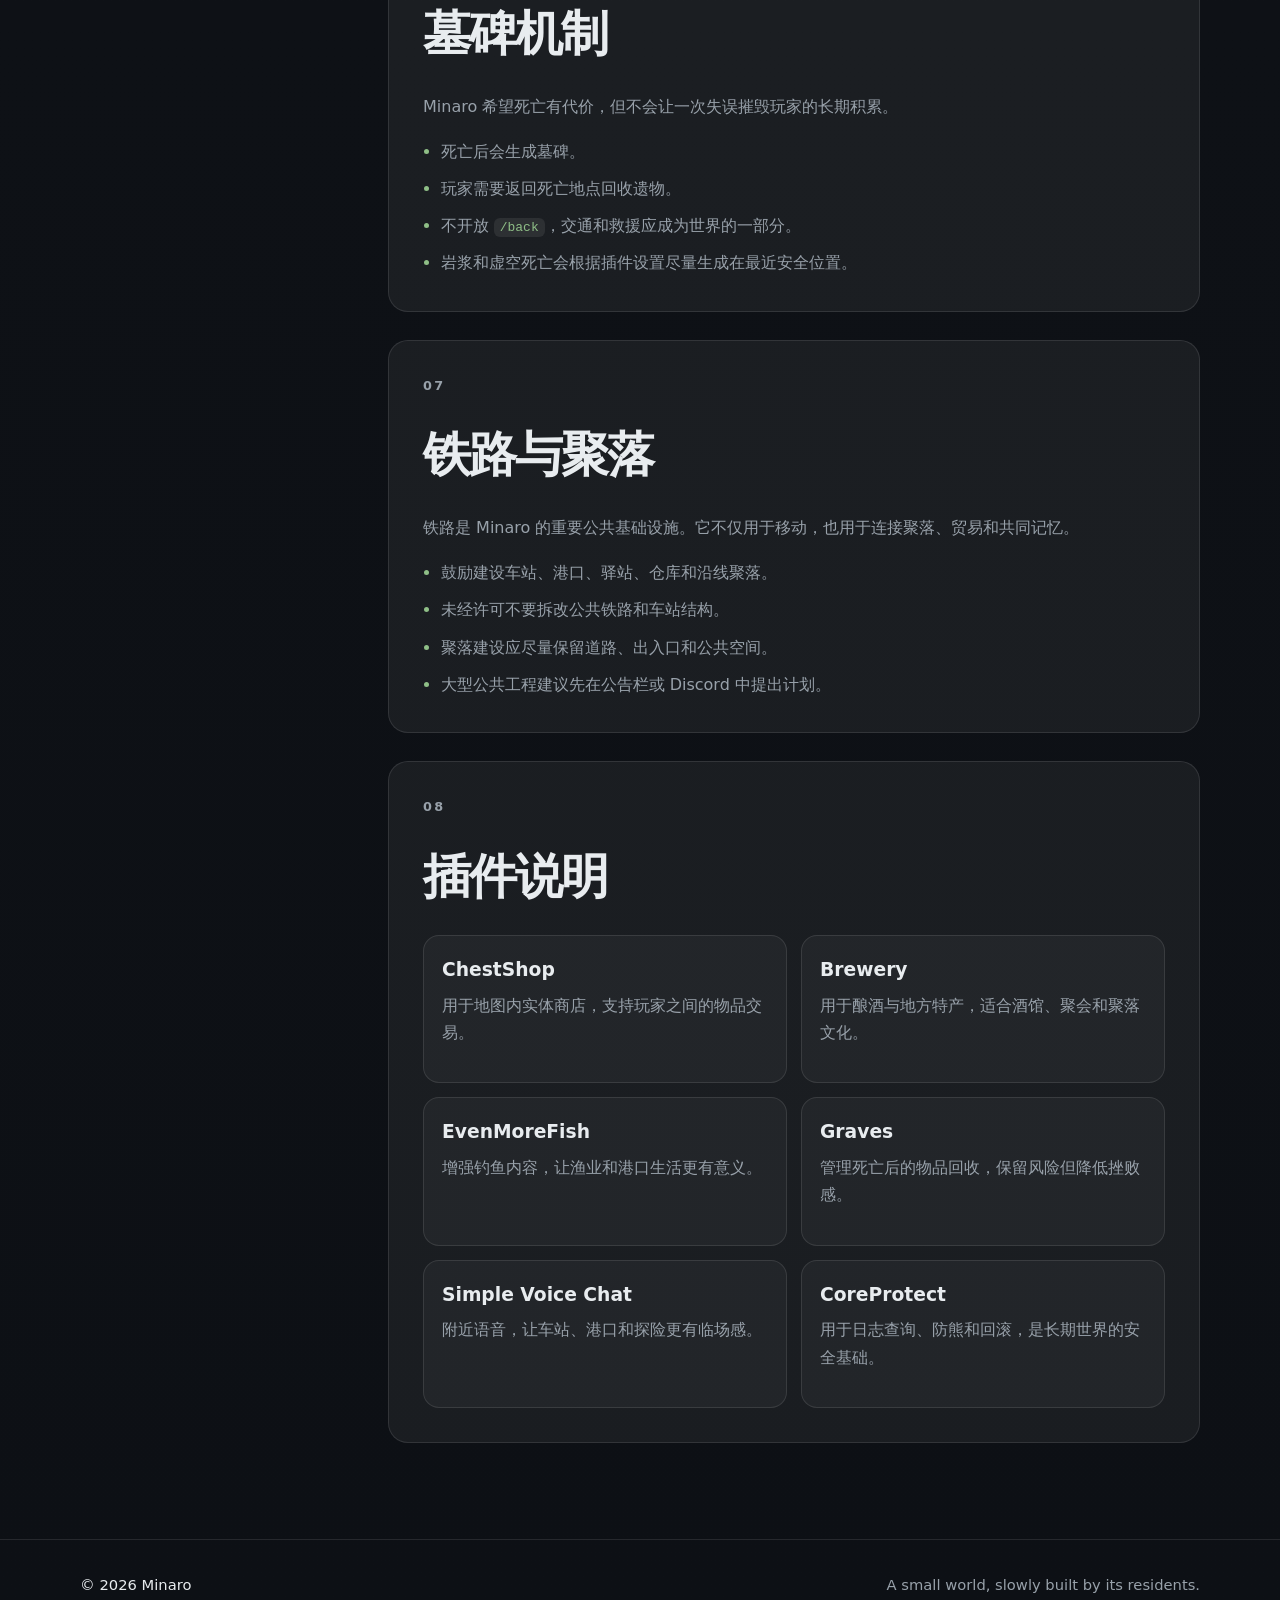
<file: wiki.html>
<!DOCTYPE html>
<html lang="zh-CN">
<head>
    <meta charset="UTF-8" />
    <meta name="viewport" content="width=device-width, initial-scale=1.0" />

    <title>Minaro Wiki</title>

    <meta
        name="description"
        content="Minaro Wiki 是 Minaro Minecraft 世界的居民手册，记录规则、经济、铁路、建筑、墓碑机制与公共制度。"
        data-i18n-content="wiki.meta.description"
    />

    <meta property="og:title" content="Minaro Wiki" />

    <meta
        property="og:description"
        content="Minaro 的居民手册与世界制度档案。"
        data-i18n-content="wiki.meta.ogdescription"
    />

    <meta property="og:type" content="website" />

    <link rel="stylesheet" href="/assets/css/style.css" />
    <link rel="stylesheet" href="/assets/css/wiki.css" />
</head>

<body>
    <header class="site-header">
        <nav class="menubar">
            <div class="menubar-left">
                <a href="/" class="brand">MINARO</a>

                <div class="main-nav">
                    <a href="/" data-i18n="nav.home">首页</a>
                    <a
                        href="https://map.minaro.cc:54460"
                        target="_blank"
                        rel="noopener"
                        data-i18n="nav.map"
                    >
                        地图
                    </a>
                    <a href="/wiki.html" class="active" data-i18n="nav.wiki">Wiki</a>
                    <a href="/faq.html" data-i18n="nav.faq">FAQ</a>
                    <a href="/blog.html" data-i18n="nav.blog">Blog</a>
                    <a href="/gallery.html" data-i18n="nav.gallery">Gallery</a>
                </div>
            </div>

            <div class="language-switcher" aria-label="Language selector">
                <button type="button" data-lang="zh" class="lang-btn active">中文</button>
                <button type="button" data-lang="en" class="lang-btn">EN</button>
                <button type="button" data-lang="ja" class="lang-btn">日本語</button>
            </div>
        </nav>
    </header>

    <main>
        <section class="wiki-hero">
            <div class="container">
                <p class="eyebrow" data-i18n="wiki.hero.eyebrow">
                    Resident Handbook
                </p>

                <h1 class="wiki-title" data-i18n="wiki.hero.title">
                    Minaro Wiki
                </h1>

                <p class="wiki-intro" data-i18n="wiki.hero.intro">
                    这里记录 Minaro 的基本规则、经济制度、建筑原则、铁路规划、墓碑机制与公共生活方式。
                </p>
            </div>
        </section>

        <section class="wiki-layout container">
            <aside class="wiki-sidebar">
                <div class="sidebar-card">
                    <p class="sidebar-title" data-i18n="wiki.sidebar.title">
                        目录
                    </p>

                    <nav class="wiki-toc">
                        <a href="#quick-start" data-i18n="wiki.toc.quickStart">快速开始</a>
                        <a href="#principles" data-i18n="wiki.toc.principles">世界原则</a>
                        <a href="#rules" data-i18n="wiki.toc.rules">基本规则</a>
                        <a href="#economy" data-i18n="wiki.toc.economy">经济与货币</a>
                        <a href="#protection" data-i18n="wiki.toc.protection">物品与建筑保护</a>
                        <a href="#death" data-i18n="wiki.toc.death">墓碑机制</a>
                        <a href="#railway" data-i18n="wiki.toc.railway">铁路与聚落</a>
                        <a href="#plugins" data-i18n="wiki.toc.plugins">插件说明</a>
                    </nav>
                </div>
            </aside>

            <article class="wiki-content">
                <section class="wiki-section" id="quick-start">
                    <p class="section-kicker">01</p>
                    <h2 data-i18n="wiki.quickStart.title">快速开始</h2>

                    <div class="info-grid">
                        <div class="info-card">
                            <span data-i18n="wiki.quickStart.serverAddress">服务器地址</span>
                            <strong>mc.minaro.cc</strong>
                            <button
                                class="copy-btn small"
                                data-copy="mc.minaro.cc"
                                data-i18n="button.copy"
                            >
                                Copy
                            </button>
                        </div>

                        <div class="info-card">
                            <span data-i18n="wiki.quickStart.version">版本</span>
                            <strong>Java 1.21.11</strong>
                        </div>

                        <div class="info-card">
                            <span data-i18n="wiki.quickStart.map">地图</span>
                            <strong>
                                <a href="https://map.minaro.cc:54460" target="_blank" rel="noopener">
                                    map.minaro.cc
                                </a>
                            </strong>
                        </div>
                    </div>

                    <p data-i18n="wiki.quickStart.desc">
                        Minaro 是一个小型长期世界。这里更重视建筑、铁路、港口、钓鱼、酿酒、聚落与玩家之间的合作。
                        如果你习惯快速毕业、极限刷资源或大型工业化，这里可能不是最适合你的地方。
                    </p>
                </section>

                <section class="wiki-section" id="principles">
                    <p class="section-kicker">02</p>
                    <h2 data-i18n="wiki.principles.title">世界原则</h2>

                    <ul class="wiki-list">
                        <li data-i18n="wiki.principles.1">距离应该有意义。铁路、道路、港口和补给点是世界的一部分。</li>
                        <li data-i18n="wiki.principles.2">世界不是菜单。我们尽量避免过度依赖传送、GUI 商店和数字经济。</li>
                        <li data-i18n="wiki.principles.3">建筑会留下时间痕迹。请尽量建设能被他人经过、使用和记住的地方。</li>
                        <li data-i18n="wiki.principles.4">不鼓励极端工业化。公共体验、服务器稳定与世界氛围优先于效率。</li>
                    </ul>
                </section>

                <section class="wiki-section" id="rules">
                    <p class="section-kicker">03</p>
                    <h2 data-i18n="wiki.rules.title">基本规则</h2>

                    <div class="rule-list">
                        <div class="rule-row">
                            <span>01</span>
                            <div>
                                <h3 data-i18n="wiki.rules.respectPlayers.title">尊重玩家</h3>
                                <p data-i18n="wiki.rules.respectPlayers.desc">不骚扰、不歧视、不恶意攻击他人。这里是长期小社区，不是一次性战场。</p>
                            </div>
                        </div>

                        <div class="rule-row">
                            <span>02</span>
                            <div>
                                <h3 data-i18n="wiki.rules.respectBuilds.title">尊重建筑</h3>
                                <p data-i18n="wiki.rules.respectBuilds.desc">未经允许，不破坏、不修改、不占用他人的建筑、仓库、商店或公共工程。</p>
                            </div>
                        </div>

                        <div class="rule-row">
                            <span>03</span>
                            <div>
                                <h3 data-i18n="wiki.rules.noCheating.title">禁止作弊与漏洞滥用</h3>
                                <p data-i18n="wiki.rules.noCheating.desc">禁止外挂、复制漏洞、恶意卡服机器，以及破坏世界平衡的极端工业设施。</p>
                            </div>
                        </div>

                        <div class="rule-row">
                            <span>04</span>
                            <div>
                                <h3 data-i18n="wiki.rules.publicAccess.title">保持公共通道开放</h3>
                                <p data-i18n="wiki.rules.publicAccess.desc">道路、铁路、河道、港口与公共设施应尽量保持通行，不随意封堵。</p>
                            </div>
                        </div>
                    </div>
                </section>

                <section class="wiki-section" id="economy">
                    <p class="section-kicker">04</p>
                    <h2 data-i18n="wiki.economy.title">经济与货币</h2>

                    <p data-i18n="wiki.economy.desc">
                        Minaro 倾向使用实体物品作为交易媒介，而不是传统的余额数字经济。
                        货币会占用空间，可以被运输、储存、交换，因此贸易会真正发生在地图中。
                    </p>

                    <div class="currency-grid">
                        <div class="currency-card">
                            <div class="currency-icon">🥔</div>
                            <h3 data-i18n="wiki.economy.harborTicket.title">毒马铃薯</h3>
                            <p data-i18n="wiki.economy.harborTicket.desc">基础流通货币，适合日常小额交易。</p>
                        </div>

                        <div class="currency-card">
                            <div class="currency-icon">🐚</div>
                            <h3 data-i18n="wiki.economy.seaTicket.title">鹦鹉螺壳</h3>
                            <p data-i18n="wiki.economy.seaTicket.desc">高价值储值货币，适合大宗贸易和储值。</p>
                        </div>
                    </div>

                    <div class="note" data-i18n-html="wiki.economy.rate">
                        <strong>参考汇率：</strong>
                        1 个鹦鹉螺壳 ≈ 32 个毒马铃薯。实际交易允许玩家自由议价。
                    </div>
                </section>

                <section class="wiki-section" id="protection">
                    <p class="section-kicker">05</p>
                    <h2 data-i18n="wiki.protection.title">物品与建筑保护</h2>

                    <p data-i18n="wiki.protection.desc">
                        Minaro 不使用大范围地皮插件。世界保持连续开放，但私人物品需要被保护。
                    </p>

                    <ul class="wiki-list">
                        <li data-i18n="wiki.protection.1">箱子、门、熔炉等容器可以使用锁定插件保护。</li>
                        <li data-i18n="wiki.protection.2">建筑破坏和偷窃会通过 CoreProtect 查询并回滚。</li>
                        <li data-i18n="wiki.protection.3">公共设施，例如道路、铁路、车站、港口，不应被私人封锁。</li>
                        <li data-i18n="wiki.protection.4">建议玩家把贵重物品放入受保护容器，不要长期裸露堆放。</li>
                    </ul>
                </section>

                <section class="wiki-section" id="death">
                    <p class="section-kicker">06</p>
                    <h2 data-i18n="wiki.death.title">墓碑机制</h2>

                    <p data-i18n="wiki.death.desc">
                        Minaro 希望死亡有代价，但不会让一次失误摧毁玩家的长期积累。
                    </p>

                    <ul class="wiki-list">
                        <li data-i18n="wiki.death.1">死亡后会生成墓碑。</li>
                        <li data-i18n="wiki.death.2">玩家需要返回死亡地点回收遗物。</li>
                        <li data-i18n-html="wiki.death.3">不开放 <code>/back</code>，交通和救援应成为世界的一部分。</li>
                        <li data-i18n="wiki.death.4">岩浆和虚空死亡会根据插件设置尽量生成在最近安全位置。</li>
                    </ul>
                </section>

                <section class="wiki-section" id="railway">
                    <p class="section-kicker">07</p>
                    <h2 data-i18n="wiki.railway.title">铁路与聚落</h2>

                    <p data-i18n="wiki.railway.desc">
                        铁路是 Minaro 的重要公共基础设施。它不仅用于移动，也用于连接聚落、贸易和共同记忆。
                    </p>

                    <ul class="wiki-list">
                        <li data-i18n="wiki.railway.1">鼓励建设车站、港口、驿站、仓库和沿线聚落。</li>
                        <li data-i18n="wiki.railway.2">未经许可不要拆改公共铁路和车站结构。</li>
                        <li data-i18n="wiki.railway.3">聚落建设应尽量保留道路、出入口和公共空间。</li>
                        <li data-i18n="wiki.railway.4">大型公共工程建议先在公告栏或 Discord 中提出计划。</li>
                    </ul>
                </section>

                <section class="wiki-section" id="plugins">
                    <p class="section-kicker">08</p>
                    <h2 data-i18n="wiki.plugins.title">插件说明</h2>

                    <div class="plugin-list">
                        <div>
                            <h3>ChestShop</h3>
                            <p data-i18n="wiki.plugins.chestshop">用于地图内实体商店，支持玩家之间的物品交易。</p>
                        </div>

                        <div>
                            <h3>Brewery</h3>
                            <p data-i18n="wiki.plugins.brewery">用于酿酒与地方特产，适合酒馆、聚会和聚落文化。</p>
                        </div>

                        <div>
                            <h3>EvenMoreFish</h3>
                            <p data-i18n="wiki.plugins.fishrewards">增强钓鱼内容，让渔业和港口生活更有意义。</p>
                        </div>

                        <div>
                            <h3>Graves</h3>
                            <p data-i18n="wiki.plugins.graves">管理死亡后的物品回收，保留风险但降低挫败感。</p>
                        </div>

                        <div>
                            <h3>Simple Voice Chat</h3>
                            <p data-i18n="wiki.plugins.voicechat">附近语音，让车站、港口和探险更有临场感。</p>
                        </div>

                        <div>
                            <h3>CoreProtect</h3>
                            <p data-i18n="wiki.plugins.coreprotect">用于日志查询、防熊和回滚，是长期世界的安全基础。</p>
                        </div>
                    </div>
                </section>
            </article>
        </section>
    </main>

    <footer class="site-footer">
        <div class="container footer-inner">
            <p>© <span id="year"></span> Minaro</p>
            <p class="muted" data-i18n="footer.text">
                A small world, slowly built by its residents.
            </p>
        </div>
    </footer>

    <script src="/assets/js/app.js"></script>
    <script src="/assets/js/wiki.js"></script>
</body>
</html>
</file>
<file: assets/css/style.css>
:root {
    --bg: #101318;
    --bg-soft: #151a21;
    --panel: rgba(255, 255, 255, 0.055);
    --panel-strong: rgba(255, 255, 255, 0.085);
    --text: #e8ecef;
    --muted: #98a1aa;
    --primary: #8fbf87;
    --primary-soft: rgba(143, 191, 135, 0.16);
    --border: rgba(255, 255, 255, 0.1);
    --shadow: 0 20px 60px rgba(0, 0, 0, 0.35);
    --radius: 20px;
}

* {
    box-sizing: border-box;
    margin: 0;
    padding: 0;
}

html {
    scroll-behavior: smooth;
}

body {
    min-height: 100vh;
    background:
        radial-gradient(circle at top left, rgba(143, 191, 135, 0.12), transparent 32rem),
        linear-gradient(180deg, #101318 0%, #0d1015 100%);
    color: var(--text);
    font-family:
        Inter,
        ui-sans-serif,
        system-ui,
        -apple-system,
        BlinkMacSystemFont,
        "Segoe UI",
        "Noto Sans SC",
        sans-serif;
    line-height: 1.7;
}

a {
    color: inherit;
    text-decoration: none;
}

.container {
    width: min(1120px, calc(100% - 40px));
    margin: 0 auto;
}

.site-header {
    position: sticky;
    top: 0;
    z-index: 100;
    background: rgba(12, 15, 20, 0.92);
    -webkit-backdrop-filter: blur(16px);
    backdrop-filter: blur(16px);
    border-bottom: 1px solid rgba(255, 255, 255, 0.08);
}

.menubar {
    width: 100%;
    min-height: 76px;
    padding: 0 32px;
    display: flex;
    align-items: center;
    justify-content: space-between;
}

.menubar-left {
    display: flex;
    align-items: center;
    gap: 44px;
}

.brand {
    font-size: 1.15rem;
    font-weight: 900;
    letter-spacing: 0.24em;
    color: var(--text);
    text-decoration: none;
    white-space: nowrap;
}

.main-nav {
    display: flex;
    align-items: center;
    gap: 8px;
}

.main-nav a {
    padding: 12px 18px;
    border-radius: 999px;
    color: var(--muted);
    text-decoration: none;
    font-weight: 700;
    font-size: 0.96rem;
    transition:
        color 0.2s ease,
        background 0.2s ease,
        transform 0.2s ease;
}

.main-nav a:hover {
    color: var(--text);
    background: rgba(255, 255, 255, 0.07);
    transform: translateY(-1px);
}

.language-switcher {
    display: flex;
    align-items: center;
    gap: 6px;
    padding: 5px;
    border-radius: 999px;
    background: rgba(255, 255, 255, 0.06);
    border: 1px solid rgba(255, 255, 255, 0.08);
}

.lang-btn {
    border: none;
    cursor: pointer;
    border-radius: 999px;
    padding: 8px 12px;
    background: transparent;
    color: var(--muted);
    font-weight: 700;
    font-size: 0.86rem;
    transition:
        color 0.2s ease,
        background 0.2s ease;
}

.lang-btn:hover {
    color: var(--text);
}

.lang-btn.active {
    background: var(--primary);
    color: #101318;
}


.hero {
    padding: 120px 0 96px;
}

.hero-inner {
    max-width: 820px;
}

.eyebrow,
.section-kicker {
    color: var(--primary);
    font-size: 0.8rem;
    font-weight: 700;
    letter-spacing: 0.18em;
    text-transform: uppercase;
    margin-bottom: 14px;
    animation: fadeInUp 0.7s ease both;
}

.hero-title {
    position: relative;
    display: inline-block;
    animation: fadeInLeft 0.9s cubic-bezier(0.22, 1, 0.36, 1) both;
    font-family:
        "Inter",
        "Avenir Next",
        "Helvetica Neue",
        system-ui,
        sans-serif;

    font-size: clamp(4.8rem, 14vw, 10rem);
    line-height: 0.85;
    font-weight: 900;
    letter-spacing: -0.085em;
    text-transform: uppercase;

    color: #e8ecef;

    text-shadow:
        0 1px 0 rgba(255, 255, 255, 0.06),
        0 24px 80px rgba(143, 191, 135, 0.16);

    margin-bottom: 42px;
}

.hero-title::after {
    content: "";
    position: absolute;
    left: 0.035em;
    bottom: -0.18em;

    width: 44%;
    height: 4px;

    border-radius: 999px;
    background: linear-gradient(
        90deg,
        #8fbf87,
        rgba(143, 191, 135, 0)
    );
}

.hero-text {
    max-width: 720px;
    color: var(--muted);
    font-size: clamp(1rem, 2vw, 1.25rem);
    margin-bottom: 34px;
    animation: fadeInUp 0.8s ease both;
    animation-delay: 0.18s;
}

.hero-actions {
    display: flex;
    flex-wrap: wrap;
    gap: 14px;
    animation: fadeInUp 0.8s ease both;
    animation-delay: 0.32s;
}

.button,
.copy-btn {
    display: inline-flex;
    align-items: center;
    justify-content: center;
    min-height: 44px;
    border-radius: 999px;
    padding: 0 20px;
    font-weight: 700;
    border: 1px solid var(--border);
    cursor: pointer;
    transition:
        transform 0.2s ease,
        background 0.2s ease,
        border-color 0.2s ease;
}

.button:hover,
.copy-btn:hover {
    transform: translateY(-2px);
}

.button.primary {
    background: var(--primary);
    color: #101318;
    border-color: transparent;
}

.button.secondary,
.copy-btn {
    background: var(--panel);
    color: var(--text);
}

.button.secondary:hover,
.copy-btn:hover {
    background: var(--panel-strong);
    border-color: rgba(255, 255, 255, 0.2);
}

.entry-section,
.bulletin-section,
.features-section,
.rules-section {
    padding: 72px 0;
}

.entry-card {
    display: flex;
    align-items: center;
    justify-content: space-between;
    gap: 24px;
    padding: 28px;
    border: 1px solid var(--border);
    border-radius: var(--radius);
    background: var(--panel);
    box-shadow: var(--shadow);
    animation: softReveal 0.75s ease both;
}

.entry-card h2 {
    font-size: clamp(1.8rem, 4vw, 3rem);
    letter-spacing: -0.04em;
}

.muted {
    color: var(--muted);
}

.section-heading {
    margin-bottom: 32px;
}

.section-heading h2 {
    font-size: clamp(2rem, 5vw, 3.5rem);
    letter-spacing: -0.05em;
}

.bulletin-list {
    display: grid;
    gap: 14px;
    max-width: 760px;
}

.bulletin-item {
    padding: 18px 20px;
    border-left: 2px solid var(--primary);
    border-radius: 0 14px 14px 0;
    background: var(--panel);
    animation: softReveal 0.75s ease both;
}

.bulletin-date {
    display: block;
    color: var(--primary);
    font-size: 0.86rem;
    font-weight: 700;
    margin-bottom: 4px;
}

.tags {
    display: flex;
    flex-wrap: wrap;
    gap: 10px;
    margin-bottom: 36px;
}

.tags span {
    padding: 8px 14px;
    border-radius: 999px;
    background: var(--primary-soft);
    color: var(--primary);
    border: 1px solid rgba(143, 191, 135, 0.24);
    font-size: 0.92rem;
}

.feature-grid,
.rules-grid {
    display: grid;
    grid-template-columns: repeat(4, 1fr);
    gap: 18px;
}

.feature-card,
.rule-card {
    border: 1px solid var(--border);
    border-radius: var(--radius);
    background: var(--panel);
    padding: 24px;
    animation: softReveal 0.75s ease both;
}

.feature-card {
    min-height: 250px;
}

.feature-icon {
    font-size: 2rem;
    margin-bottom: 18px;
}

.feature-card h3,
.rule-card h3 {
    margin-bottom: 10px;
    font-size: 1.15rem;
}

.feature-card p,
.rule-card p {
    color: var(--muted);
    font-size: 0.96rem;
}

.rule-card {
    display: flex;
    gap: 18px;
}

.rule-card span {
    width: 40px;
    height: 40px;
    flex: 0 0 40px;
    border-radius: 50%;
    display: inline-flex;
    align-items: center;
    justify-content: center;
    background: var(--primary-soft);
    color: var(--primary);
    font-weight: 800;
}

.site-footer {
    border-top: 1px solid var(--border);
    padding: 32px 0;
}

.footer-inner {
    display: flex;
    align-items: center;
    justify-content: space-between;
    gap: 18px;
    font-size: 0.92rem;
}

@media (max-width: 760px) {
    .menubar {
        min-height: auto;
        padding: 18px 20px;
        align-items: flex-start;
        flex-direction: column;
        gap: 16px;
    }

    .menubar-left {
        width: 100%;
        align-items: flex-start;
        flex-direction: column;
        gap: 14px;
    }

    .main-nav {
        width: 100%;
        flex-wrap: wrap;
    }

    .main-nav a {
        padding: 10px 14px;
        font-size: 0.92rem;
    }

    .language-switcher {
        align-self: flex-start;
    }
    
    .hero {
        padding: 76px 0 56px;
    }

    .entry-section,
    .bulletin-section,
    .features-section,
    .rules-section {
        padding: 48px 0;
    }

    .feature-grid,
    .rules-grid {
        grid-template-columns: 1fr;
    }

    .footer-inner {
        align-items: flex-start;
        flex-direction: column;
    }
}

.reveal {
    opacity: 0;
    transform: translateY(24px);
    transition:
        opacity 0.7s ease,
        transform 0.7s ease;
}

.reveal.visible {
    opacity: 1;
    transform: translateY(0);
}

.entry-main {
    min-width: 0;
}

.status-row {
    display: flex;
    flex-wrap: wrap;
    gap: 8px;
    margin-top: 16px;
}

.status-pill {
    display: inline-flex;
    align-items: center;
    min-height: 30px;
    padding: 0 12px;
    border-radius: 999px;

    background: rgba(255, 255, 255, 0.06);
    border: 1px solid var(--border);

    color: var(--muted);
    font-size: 0.84rem;
    font-weight: 800;
}

.status-online {
    color: #8fbf87;
    border-color: rgba(143, 191, 135, 0.35);
    background: rgba(143, 191, 135, 0.12);
}

.section-heading.with-link {
    display: flex;
    align-items: flex-end;
    justify-content: space-between;
    gap: 24px;
    margin-bottom: 32px;
}

.section-heading-text {
    min-width: 0;
}

.section-heading.with-link .section-kicker {
    margin-bottom: 14px;
}

.section-heading.with-link h2 {
    margin: 0;
}

.see-all-link {
    flex: 0 0 auto;
    color: var(--primary);
    font-weight: 800;
    white-space: nowrap;
    transition:
        color 0.2s ease,
        transform 0.2s ease;
}

.see-all-link:hover {
    color: var(--text);
    transform: translateX(3px);
}

@media (max-width: 640px) {
    .section-heading.with-link {
        align-items: flex-start;
        flex-direction: column;
    }
}

/* =========================
   Motion System
   ========================= */

@keyframes fadeInLeft {
    from {
        opacity: 0;
        transform: translateX(-36px);
    }

    to {
        opacity: 1;
        transform: translateX(0);
    }
}

@keyframes fadeInUp {
    from {
        opacity: 0;
        transform: translateY(24px);
    }

    to {
        opacity: 1;
        transform: translateY(0);
    }
}

@keyframes softReveal {
    from {
        opacity: 0;
        filter: blur(8px);
        transform: translateY(12px);
    }

    to {
        opacity: 1;
        filter: blur(0);
        transform: translateY(0);
    }
}
</file>
<file: assets/css/blog.css>
.blog-hero {
    padding: 96px 0 56px;
}

.blog-title {
    position: relative;
    display: inline-block;

    font-size: clamp(3.8rem, 10vw, 7.5rem);
    line-height: 0.9;
    font-weight: 900;
    letter-spacing: -0.07em;
    text-transform: uppercase;

    color: var(--text);

    text-shadow:
        0 1px 0 rgba(255, 255, 255, 0.06),
        0 24px 80px rgba(143, 191, 135, 0.16);

    margin-bottom: 28px;
}

.blog-title::after {
    content: "";
    position: absolute;
    left: 0.035em;
    bottom: -0.18em;

    width: 42%;
    height: 4px;

    border-radius: 999px;
    background: linear-gradient(
        90deg,
        var(--primary),
        rgba(143, 191, 135, 0)
    );
}

.blog-intro {
    max-width: 760px;
    color: var(--muted);
    font-size: clamp(1rem, 2vw, 1.18rem);
}

.blog-layout {
    display: grid;
    grid-template-columns: 260px minmax(0, 1fr);
    gap: 48px;
    padding-bottom: 96px;
}

.blog-sidebar {
    position: relative;
}

.blog-sidebar-card {
    position: sticky;
    top: 104px;
    padding: 18px;
    border: 1px solid var(--border);
    border-radius: var(--radius);
    background: var(--panel);
}

.blog-toc {
    display: grid;
    gap: 6px;
}

.blog-toc a {
    padding: 10px 12px;
    border-radius: 12px;
    color: var(--muted);
    font-size: 0.94rem;
    transition:
        color 0.2s ease,
        background 0.2s ease;
}

.blog-toc a:hover,
.blog-toc a.active {
    color: var(--text);
    background: rgba(255, 255, 255, 0.07);
}

.blog-content {
    display: grid;
    gap: 28px;
}

.blog-section {
    padding: 34px;
    border: 1px solid var(--border);
    border-radius: var(--radius);
    background: var(--panel);
}

.section-heading.compact {
    margin-bottom: 24px;
}

.blog-section h2 {
    font-size: clamp(1.8rem, 4vw, 3rem);
    letter-spacing: -0.04em;
}

.blog-post {
    padding: 22px;
    border-radius: 18px;
    border: 1px solid var(--border);
    background: rgba(255, 255, 255, 0.045);
}

.blog-post + .blog-post {
    margin-top: 16px;
}

.blog-post h3 {
    font-size: 1.25rem;
    margin-bottom: 10px;
}

.blog-post p {
    color: var(--muted);
}

.post-meta {
    display: flex;
    flex-wrap: wrap;
    gap: 8px;
    margin-bottom: 12px;
}

.post-meta span {
    padding: 5px 10px;
    border-radius: 999px;
    background: var(--primary-soft);
    color: var(--primary);
    font-size: 0.78rem;
    font-weight: 800;
}

.muted-post {
    opacity: 0.82;
}

@media (max-width: 900px) {
    .blog-layout {
        grid-template-columns: 1fr;
        gap: 28px;
    }

    .blog-sidebar-card {
        position: static;
    }

    .blog-toc {
        display: flex;
        flex-wrap: wrap;
    }
}

@media (max-width: 640px) {
    .blog-hero {
        padding: 72px 0 40px;
    }

    .blog-section {
        padding: 24px;
    }

    .blog-post {
        padding: 18px;
    }
}
</file>
<file: assets/css/faq.css>
.faq-hero {
    padding: 96px 0 56px;
}

.faq-title {
    position: relative;
    display: inline-block;

    font-size: clamp(3.8rem, 10vw, 7.5rem);
    line-height: 0.9;
    font-weight: 900;
    letter-spacing: -0.07em;
    text-transform: uppercase;

    color: var(--text);

    text-shadow:
        0 1px 0 rgba(255, 255, 255, 0.06),
        0 24px 80px rgba(143, 191, 135, 0.16);

    margin-bottom: 28px;
}

.faq-title::after {
    content: "";
    position: absolute;
    left: 0.035em;
    bottom: -0.18em;

    width: 42%;
    height: 4px;

    border-radius: 999px;
    background: linear-gradient(
        90deg,
        var(--primary),
        rgba(143, 191, 135, 0)
    );
}

.faq-intro {
    max-width: 760px;
    color: var(--muted);
    font-size: clamp(1rem, 2vw, 1.18rem);
}

.faq-actions {
    display: flex;
    flex-wrap: wrap;
    gap: 14px;
    margin-top: 30px;
}

.faq-layout {
    display: grid;
    grid-template-columns: 260px minmax(0, 1fr);
    gap: 48px;
    padding-bottom: 96px;
}

.faq-sidebar {
    position: relative;
}

.faq-sidebar-card {
    position: sticky;
    top: 104px;
    padding: 18px;
    border: 1px solid var(--border);
    border-radius: var(--radius);
    background: var(--panel);
}

.faq-toc {
    display: grid;
    gap: 6px;
}

.faq-toc a {
    padding: 10px 12px;
    border-radius: 12px;
    color: var(--muted);
    font-size: 0.94rem;
    transition:
        color 0.2s ease,
        background 0.2s ease;
}

.faq-toc a:hover,
.faq-toc a.active {
    color: var(--text);
    background: rgba(255, 255, 255, 0.07);
}

.faq-content {
    display: grid;
    gap: 28px;
}

.faq-section {
    padding: 34px;
    border: 1px solid var(--border);
    border-radius: var(--radius);
    background: var(--panel);
}

.faq-section h2 {
    font-size: clamp(1.8rem, 4vw, 3rem);
    letter-spacing: -0.04em;
    margin-bottom: 24px;
}

.faq-item {
    border: 1px solid var(--border);
    border-radius: 16px;
    background: rgba(255, 255, 255, 0.04);
    overflow: hidden;
}

.faq-item + .faq-item {
    margin-top: 14px;
}

.faq-item summary {
    cursor: pointer;
    position: relative;
    list-style: none;

    padding: 18px 54px 18px 20px;

    color: var(--text);
    font-weight: 800;

    transition:
        background 0.2s ease,
        color 0.2s ease;
}

.faq-item summary::-webkit-details-marker {
    display: none;
}

.faq-item summary::after {
    content: "+";
    position: absolute;
    right: 20px;
    top: 50%;

    width: 26px;
    height: 26px;

    display: inline-flex;
    align-items: center;
    justify-content: center;

    transform: translateY(-50%);

    border-radius: 50%;
    background: var(--primary-soft);
    color: var(--primary);

    font-weight: 900;
    transition:
        transform 0.2s ease,
        background 0.2s ease;
}

.faq-item[open] summary::after {
    content: "−";
    transform: translateY(-50%) rotate(180deg);
}

.faq-item summary:hover {
    background: rgba(255, 255, 255, 0.045);
}

.faq-item p {
    padding: 0 20px 20px;
    color: var(--muted);
}

.faq-item code {
    padding: 2px 6px;
    border-radius: 6px;
    color: var(--primary);
    background: rgba(255, 255, 255, 0.08);
}

@media (max-width: 900px) {
    .faq-layout {
        grid-template-columns: 1fr;
        gap: 28px;
    }

    .faq-sidebar-card {
        position: static;
    }

    .faq-toc {
        display: flex;
        flex-wrap: wrap;
    }
}

@media (max-width: 640px) {
    .faq-hero {
        padding: 72px 0 40px;
    }

    .faq-section {
        padding: 24px;
    }

    .faq-item summary {
        padding: 16px 48px 16px 16px;
    }

    .faq-item p {
        padding: 0 16px 18px;
    }
}
</file>
<file: assets/css/wiki.css>
.wiki-hero {
    padding: 96px 0 56px;
}

.wiki-title {
    font-size: clamp(3.5rem, 10vw, 7rem);
    line-height: 0.9;
    font-weight: 900;
    letter-spacing: -0.07em;
    text-transform: uppercase;
    margin-bottom: 28px;
}

.wiki-intro {
    max-width: 760px;
    color: var(--muted);
    font-size: clamp(1rem, 2vw, 1.18rem);
}

.wiki-layout {
    display: grid;
    grid-template-columns: 260px minmax(0, 1fr);
    gap: 48px;
    padding-bottom: 96px;
}

.wiki-sidebar {
    position: relative;
}

.sidebar-card {
    position: sticky;
    top: 104px;
    padding: 18px;
    border: 1px solid var(--border);
    border-radius: var(--radius);
    background: var(--panel);
}

.sidebar-title {
    margin-bottom: 14px;
    color: var(--primary);
    font-weight: 800;
    letter-spacing: 0.08em;
}

.wiki-toc {
    display: grid;
    gap: 6px;
}

.wiki-toc a {
    padding: 10px 12px;
    border-radius: 12px;
    color: var(--muted);
    font-size: 0.94rem;
    transition:
        color 0.2s ease,
        background 0.2s ease;
}

.wiki-toc a:hover,
.wiki-toc a.active {
    color: var(--text);
    background: rgba(255, 255, 255, 0.07);
}

.wiki-content {
    display: grid;
    gap: 28px;
}

.wiki-section {
    padding: 34px;
    border: 1px solid var(--border);
    border-radius: var(--radius);
    background: var(--panel);
}

.wiki-section h2 {
    font-size: clamp(1.8rem, 4vw, 3rem);
    letter-spacing: -0.04em;
    margin-bottom: 18px;
}

.wiki-section p {
    color: var(--muted);
    margin-bottom: 18px;
}

.info-grid,
.currency-grid {
    display: grid;
    grid-template-columns: repeat(3, 1fr);
    gap: 14px;
    margin: 24px 0;
}

.info-card,
.currency-card {
    padding: 18px;
    border-radius: 16px;
    background: rgba(255, 255, 255, 0.045);
    border: 1px solid var(--border);
}

.info-card span {
    display: block;
    color: var(--muted);
    font-size: 0.84rem;
    margin-bottom: 6px;
}

.info-card strong {
    display: block;
    font-size: 1.1rem;
    margin-bottom: 12px;
}

.copy-btn.small {
    min-height: 34px;
    padding: 0 14px;
    font-size: 0.86rem;
}

.wiki-list {
    display: grid;
    gap: 10px;
    margin-left: 1.1rem;
    color: var(--muted);
}

.wiki-list li::marker {
    color: var(--primary);
}

.rule-list {
    display: grid;
    gap: 14px;
}

.rule-row {
    display: flex;
    gap: 18px;
    padding: 18px;
    border-radius: 16px;
    background: rgba(255, 255, 255, 0.04);
    border: 1px solid var(--border);
}

.rule-row span {
    width: 38px;
    height: 38px;
    flex: 0 0 38px;
    border-radius: 50%;
    display: inline-flex;
    align-items: center;
    justify-content: center;
    background: var(--primary-soft);
    color: var(--primary);
    font-weight: 900;
}

.rule-row h3,
.currency-card h3,
.plugin-list h3 {
    margin-bottom: 6px;
}

.currency-icon {
    font-size: 2rem;
    margin-bottom: 10px;
}

.note {
    padding: 18px 20px;
    margin-top: 20px;
    border-radius: 16px;
    background: var(--primary-soft);
    border: 1px solid rgba(143, 191, 135, 0.24);
    color: var(--text);
}

.plugin-list {
    display: grid;
    grid-template-columns: repeat(2, 1fr);
    gap: 14px;
}

.plugin-list > div {
    padding: 18px;
    border-radius: 16px;
    background: rgba(255, 255, 255, 0.04);
    border: 1px solid var(--border);
}

code {
    padding: 2px 6px;
    border-radius: 6px;
    color: var(--primary);
    background: rgba(255, 255, 255, 0.08);
}

@media (max-width: 900px) {
    .wiki-layout {
        grid-template-columns: 1fr;
        gap: 28px;
    }

    .sidebar-card {
        position: static;
    }

    .wiki-toc {
        display: flex;
        flex-wrap: wrap;
    }

    .info-grid,
    .currency-grid,
    .plugin-list {
        grid-template-columns: 1fr;
    }
}
</file>
